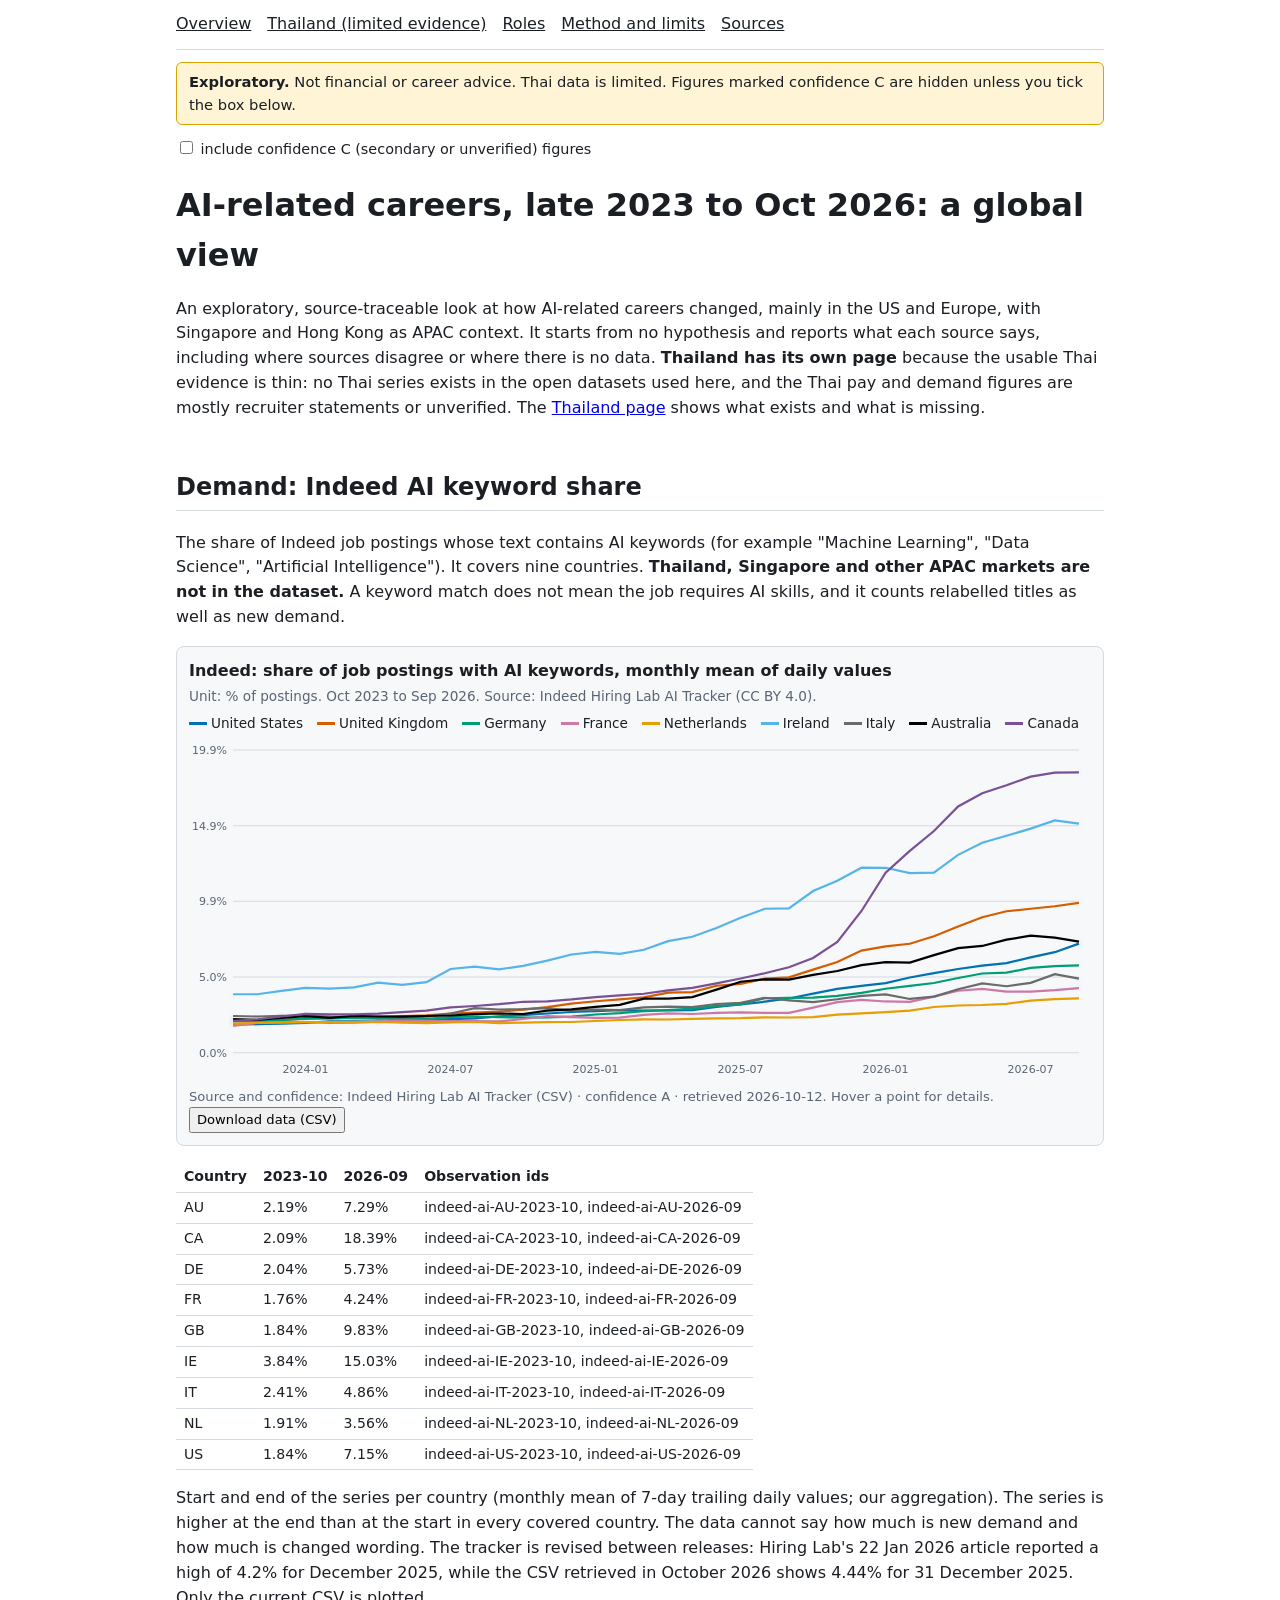
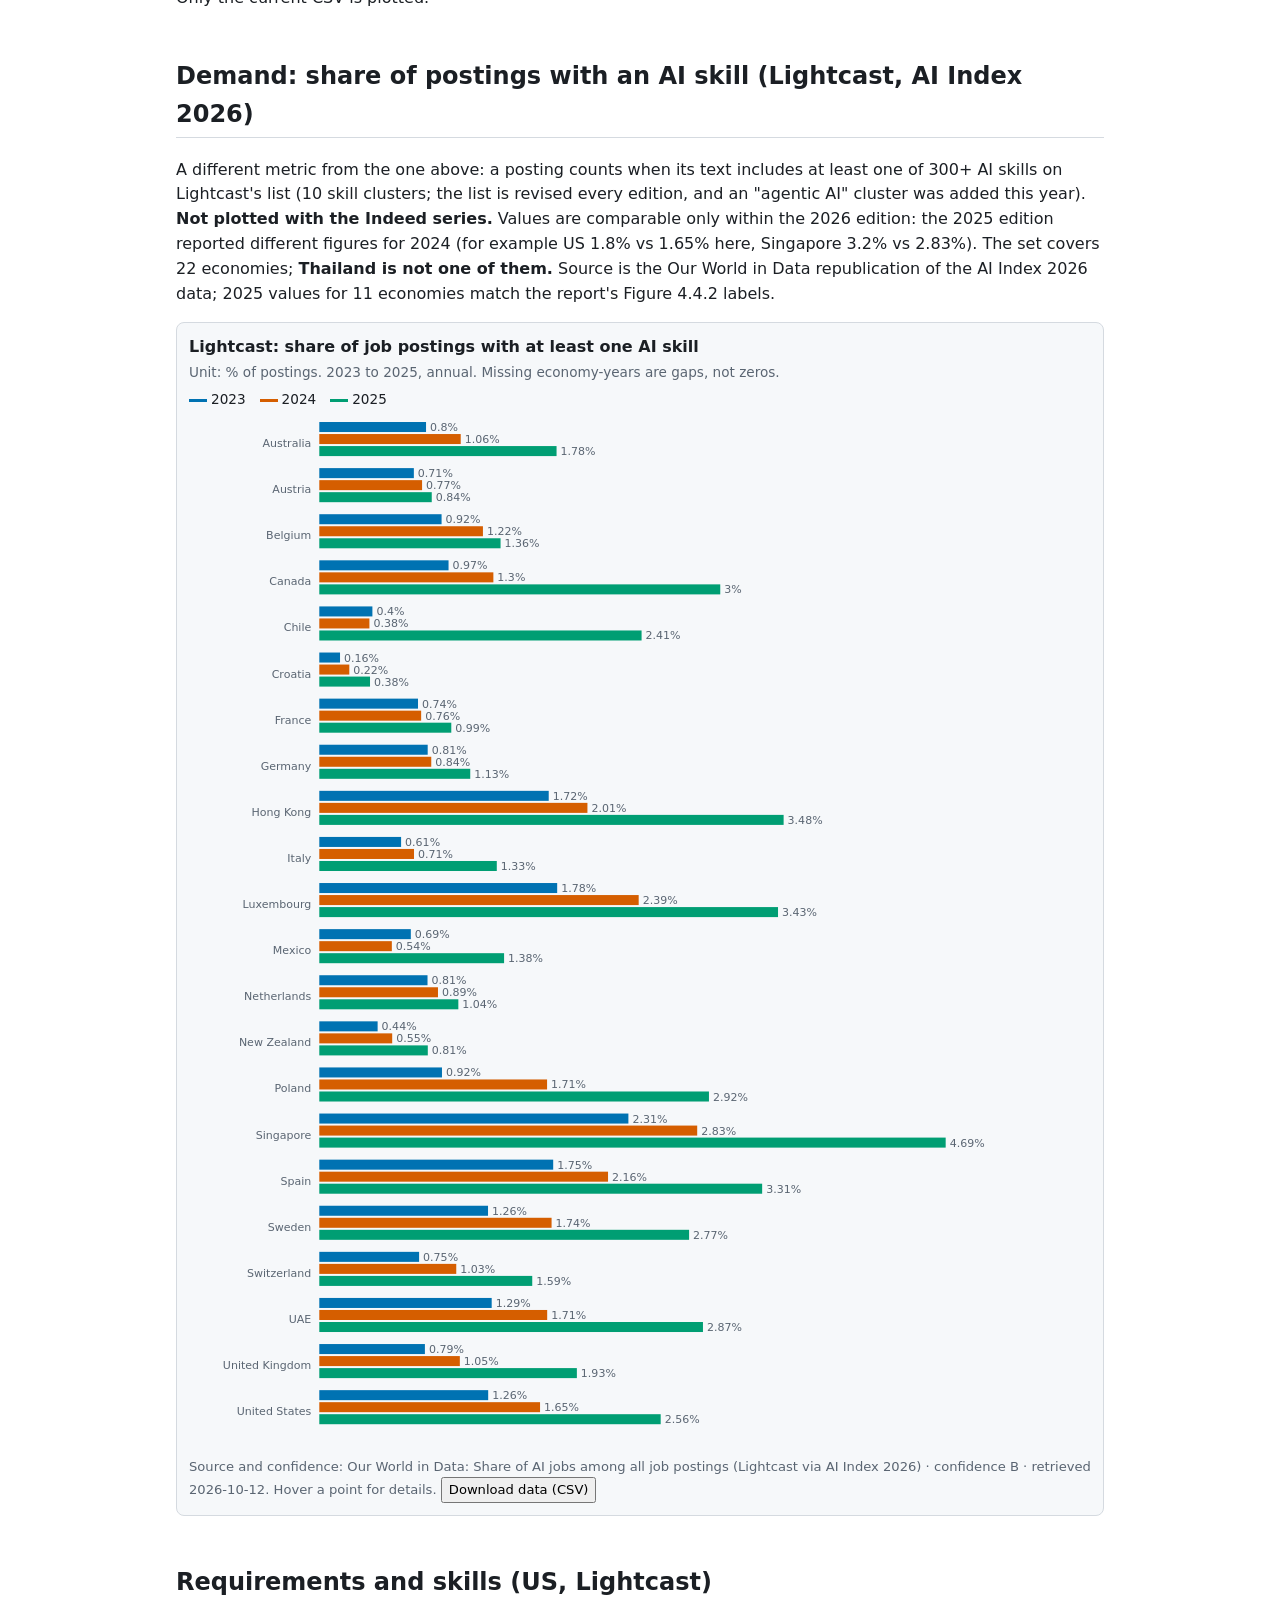
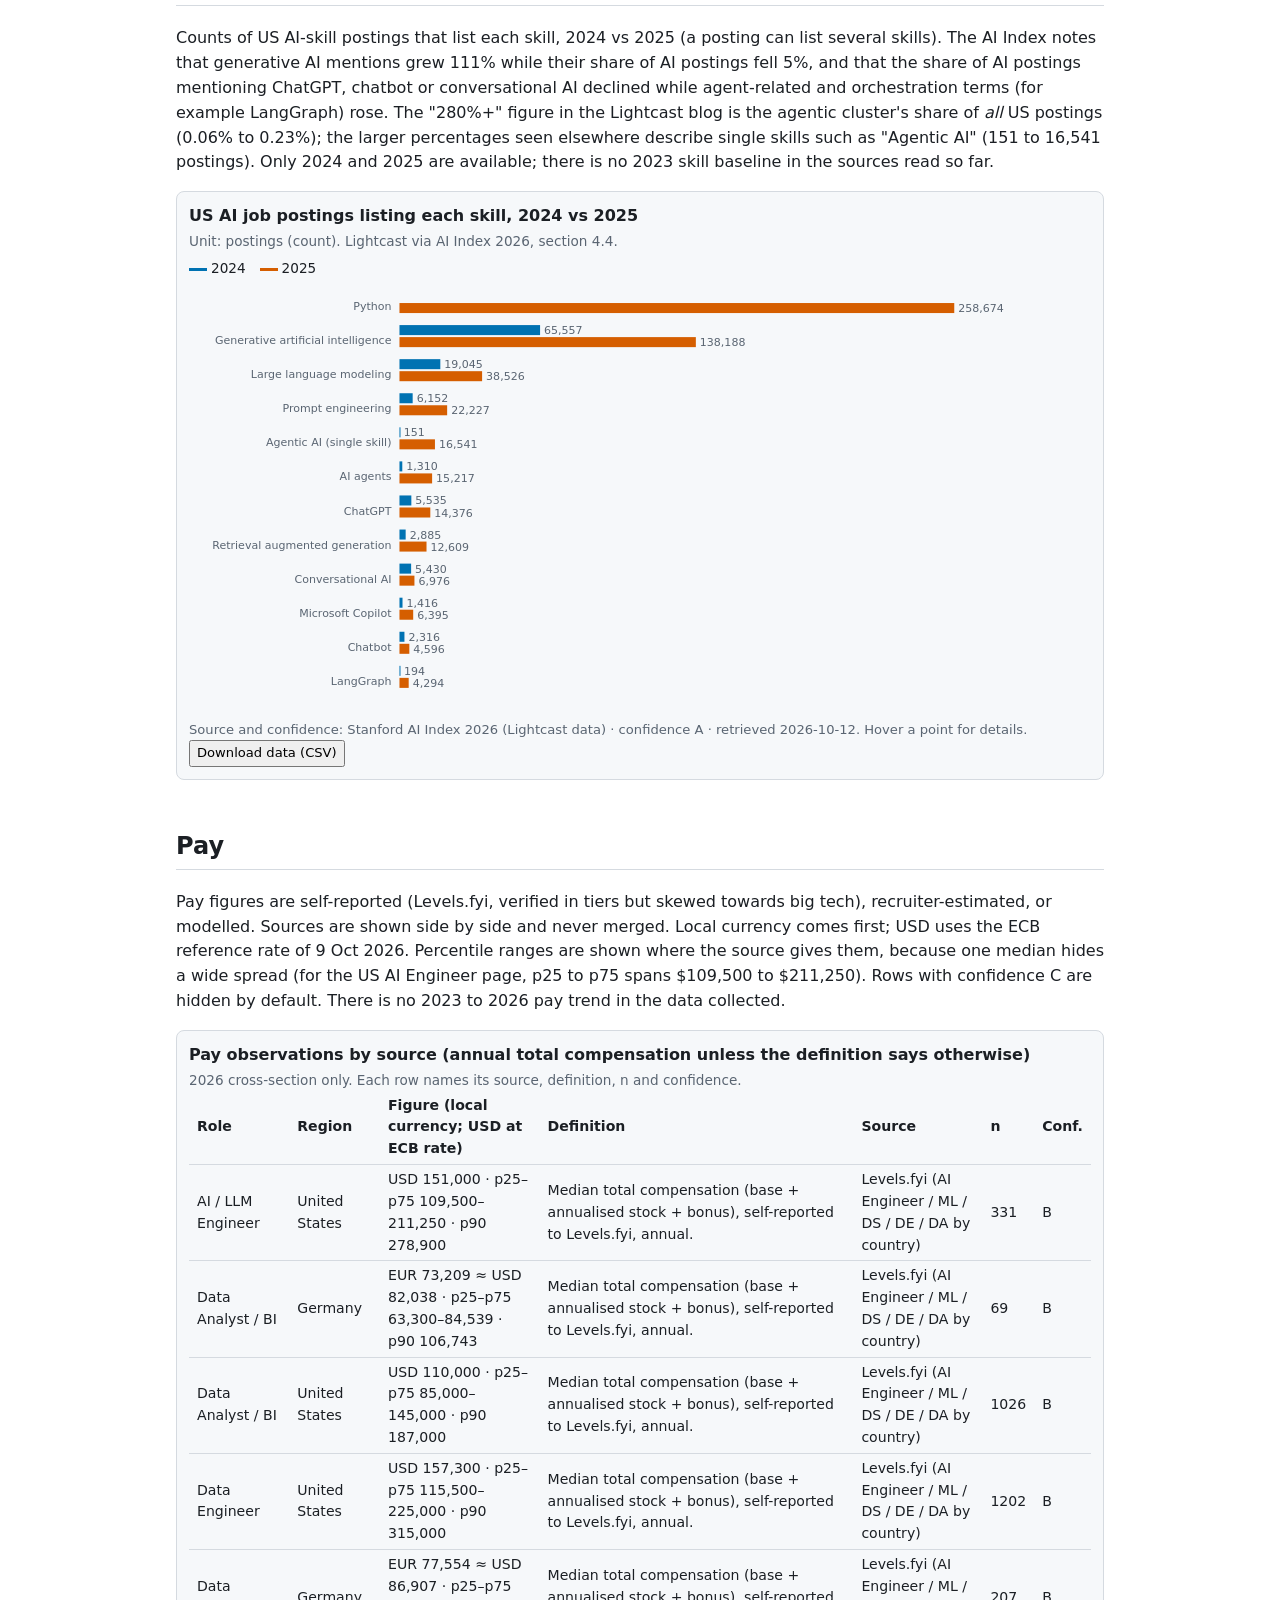
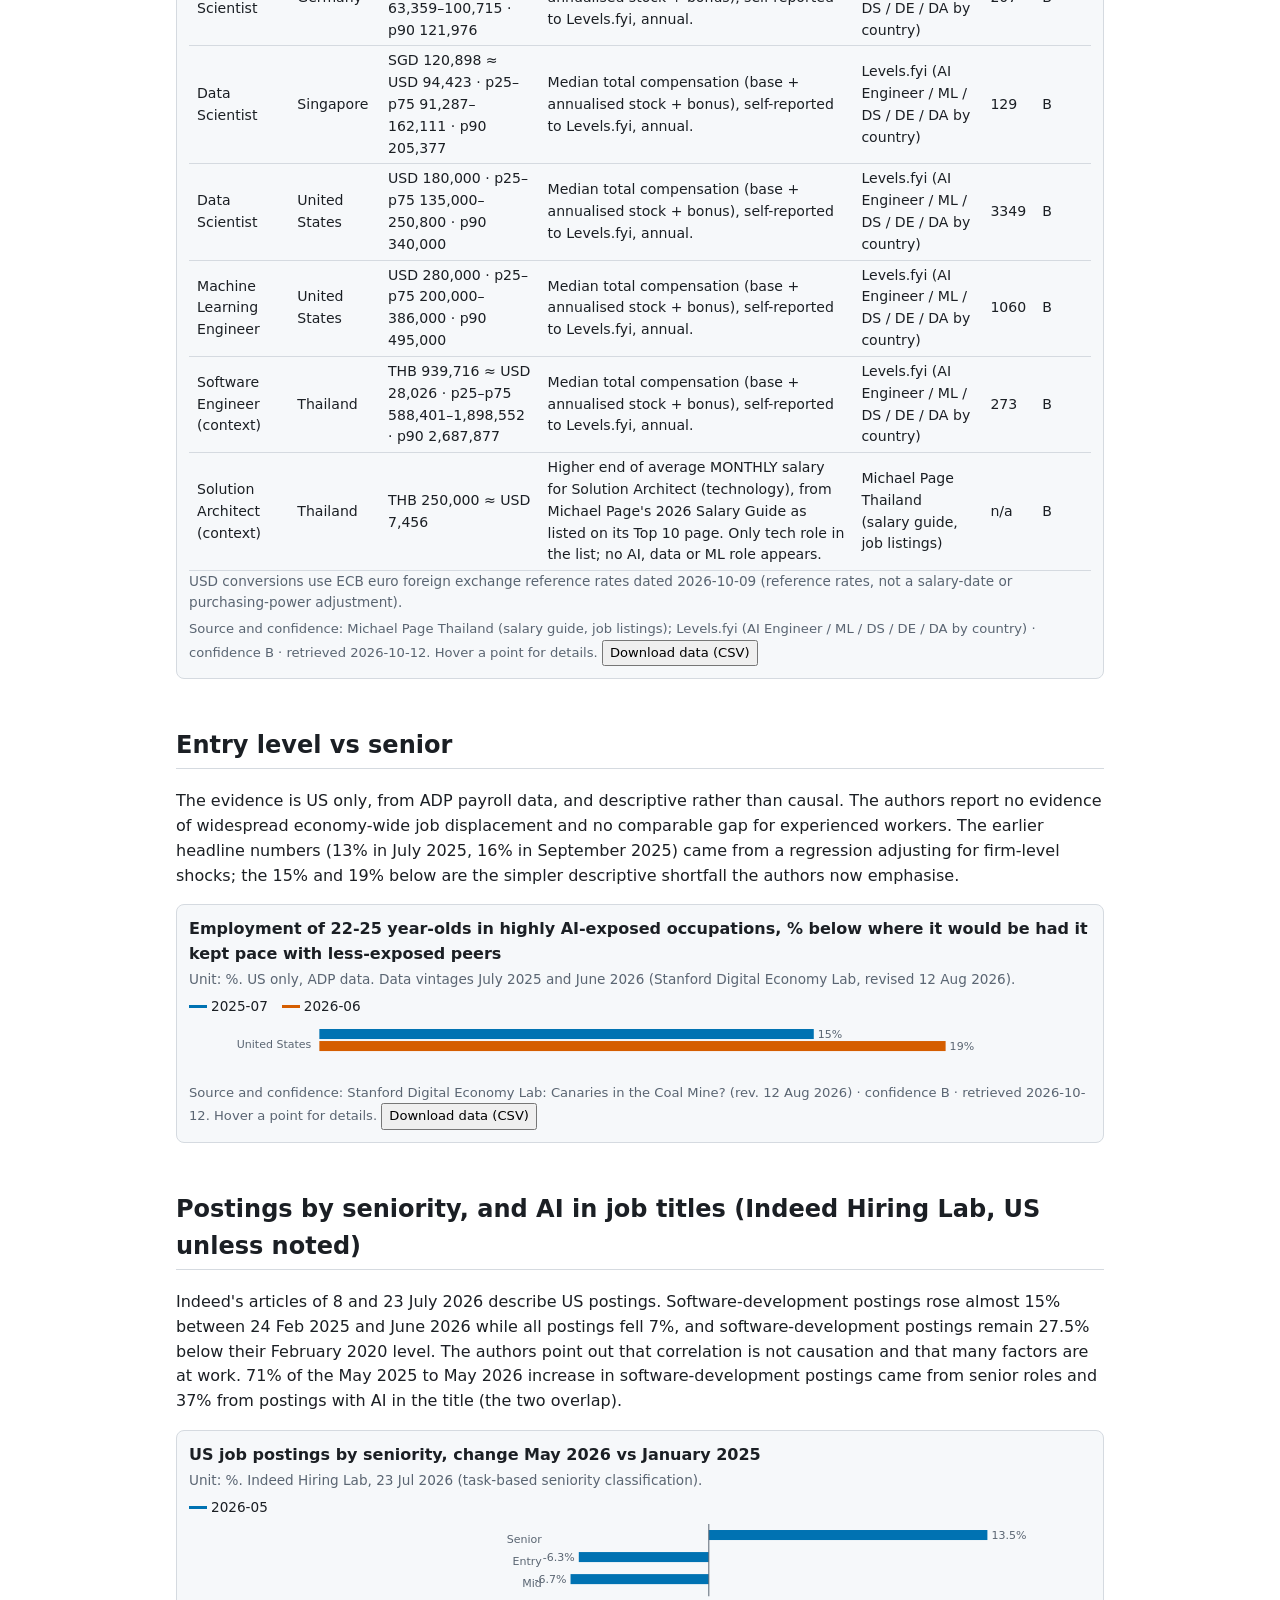
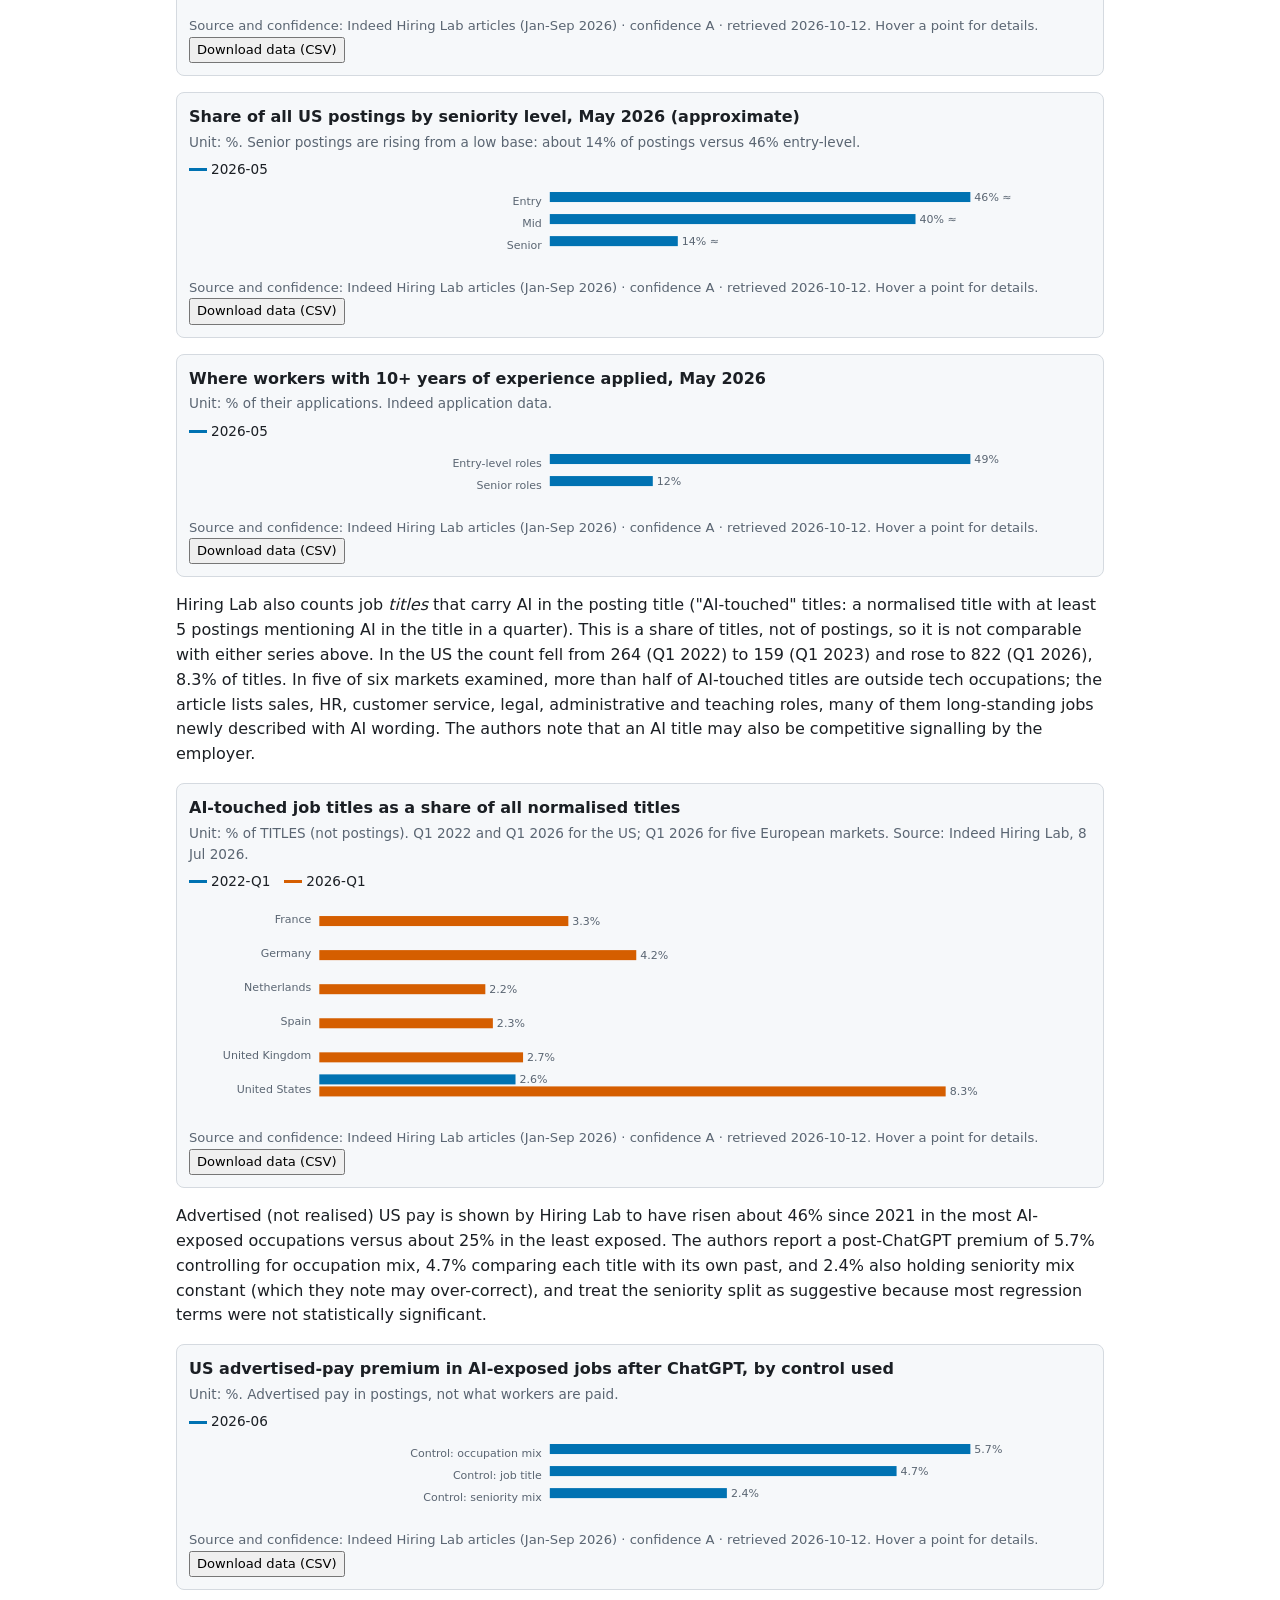
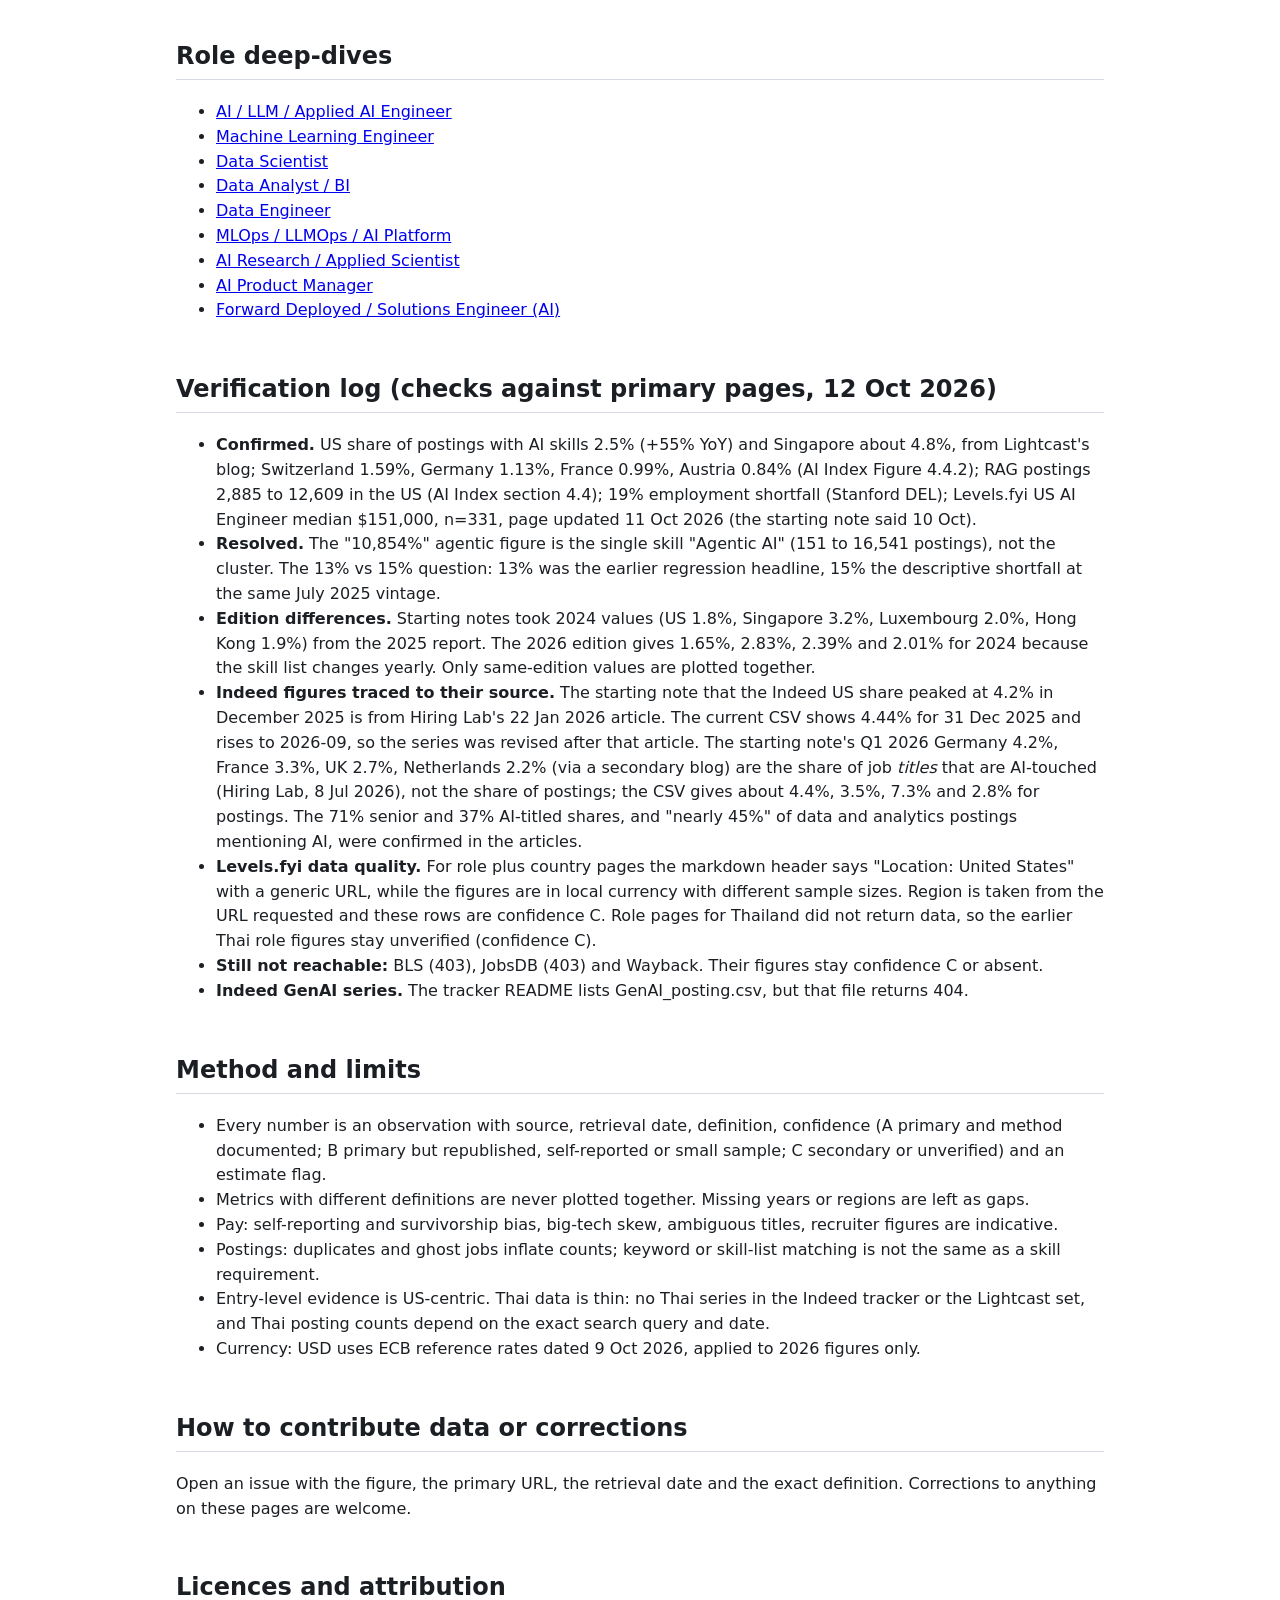
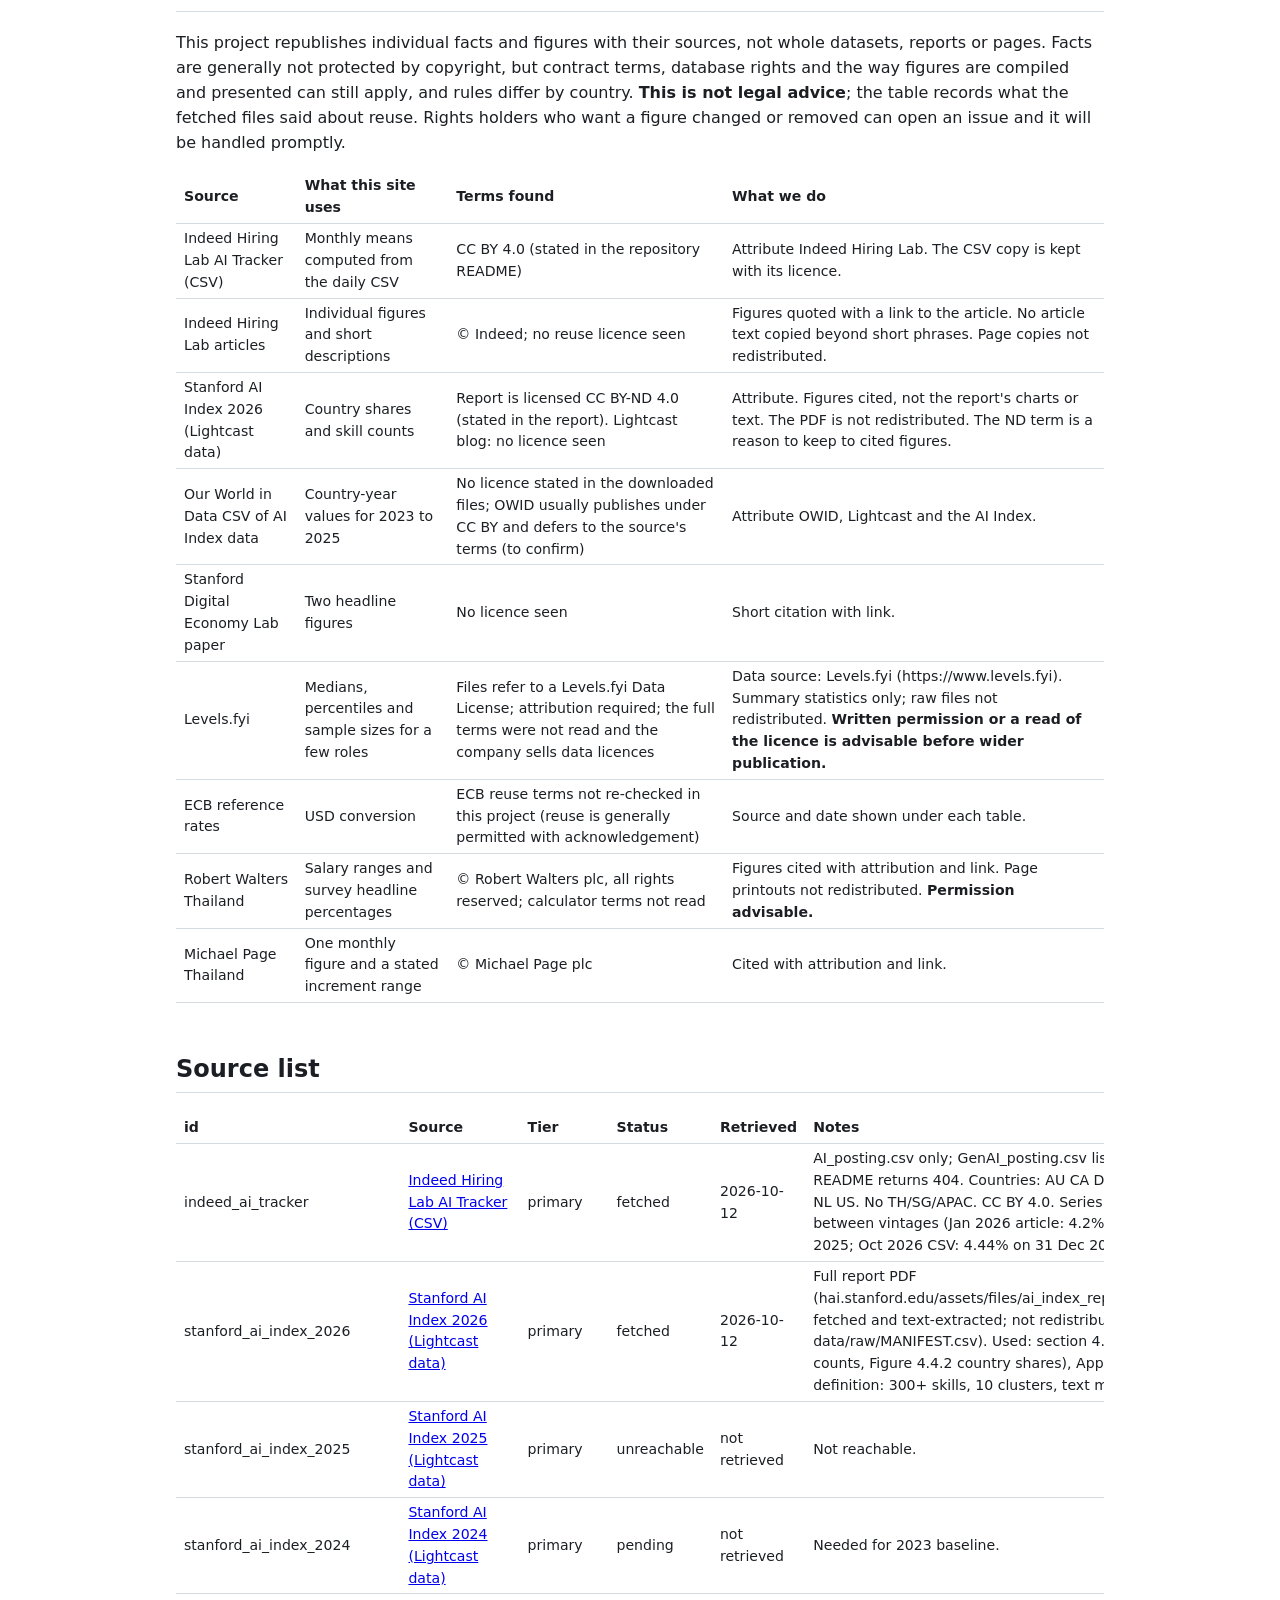
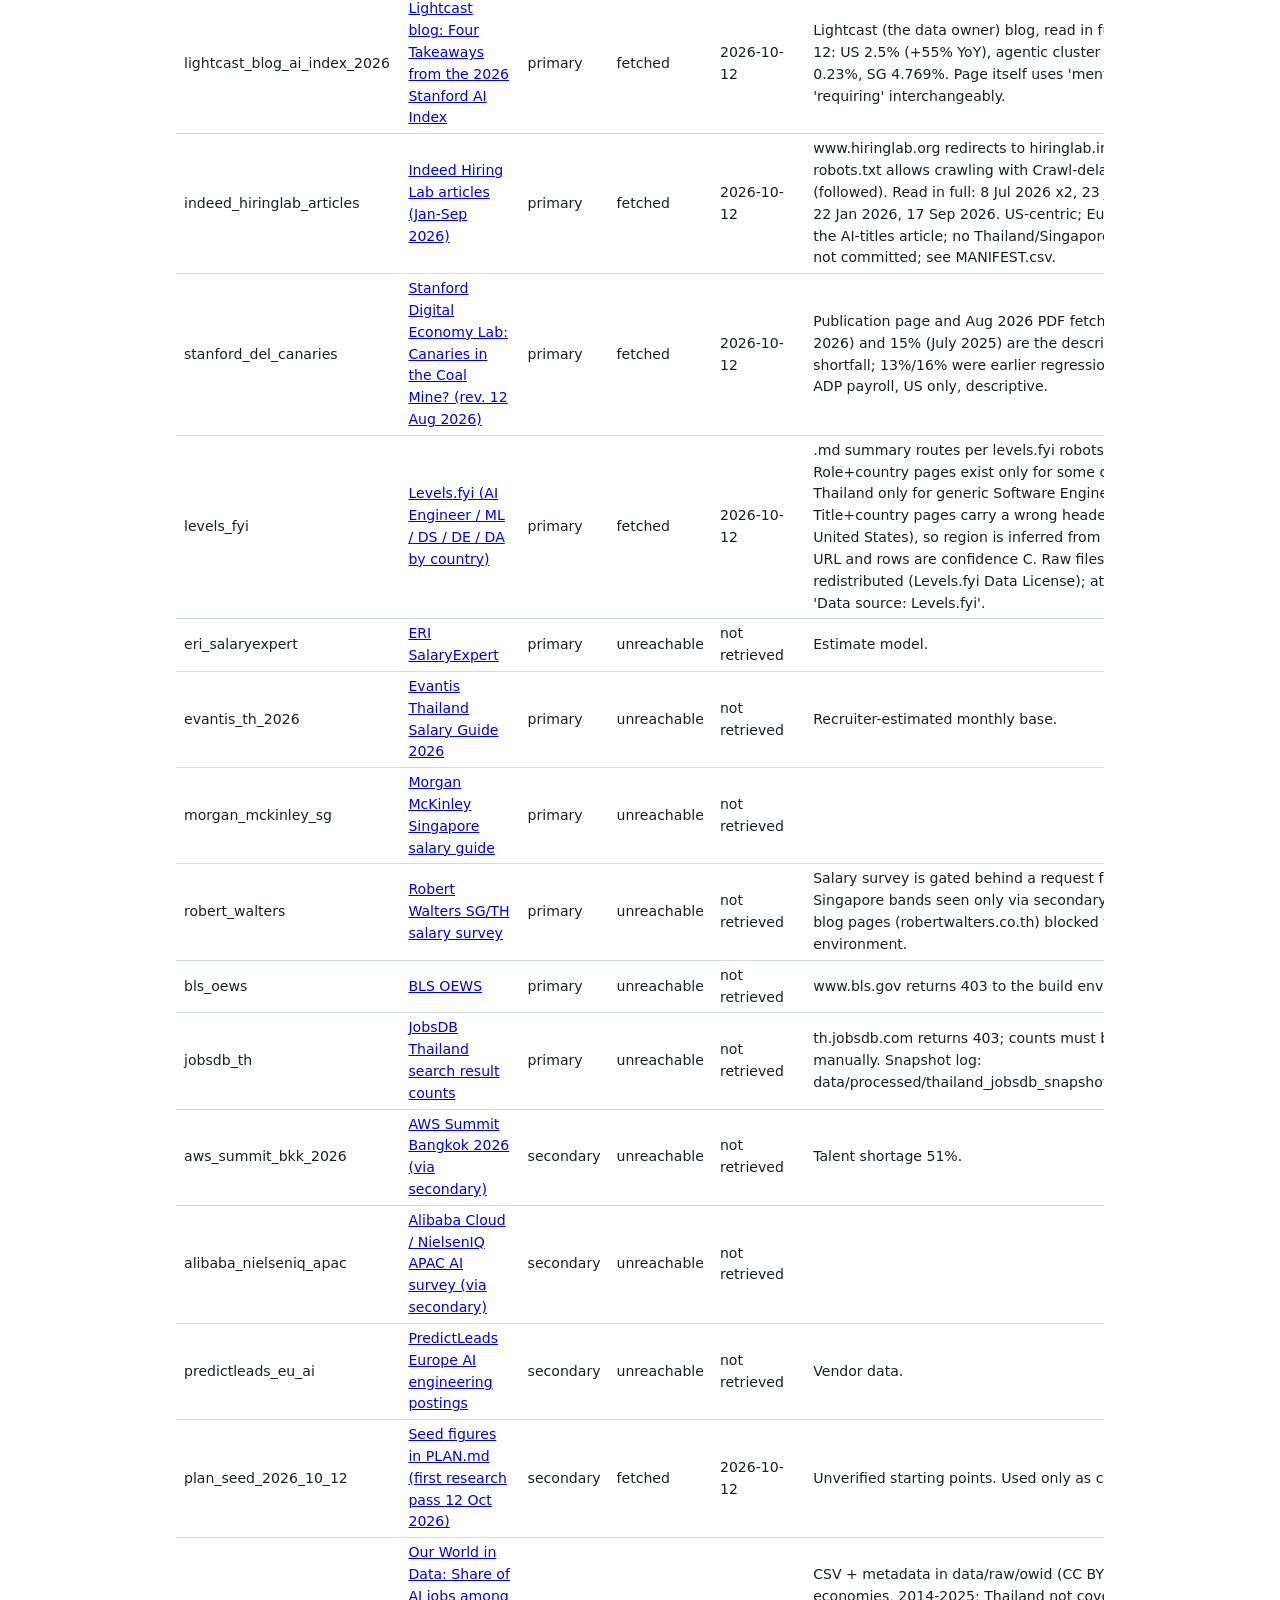
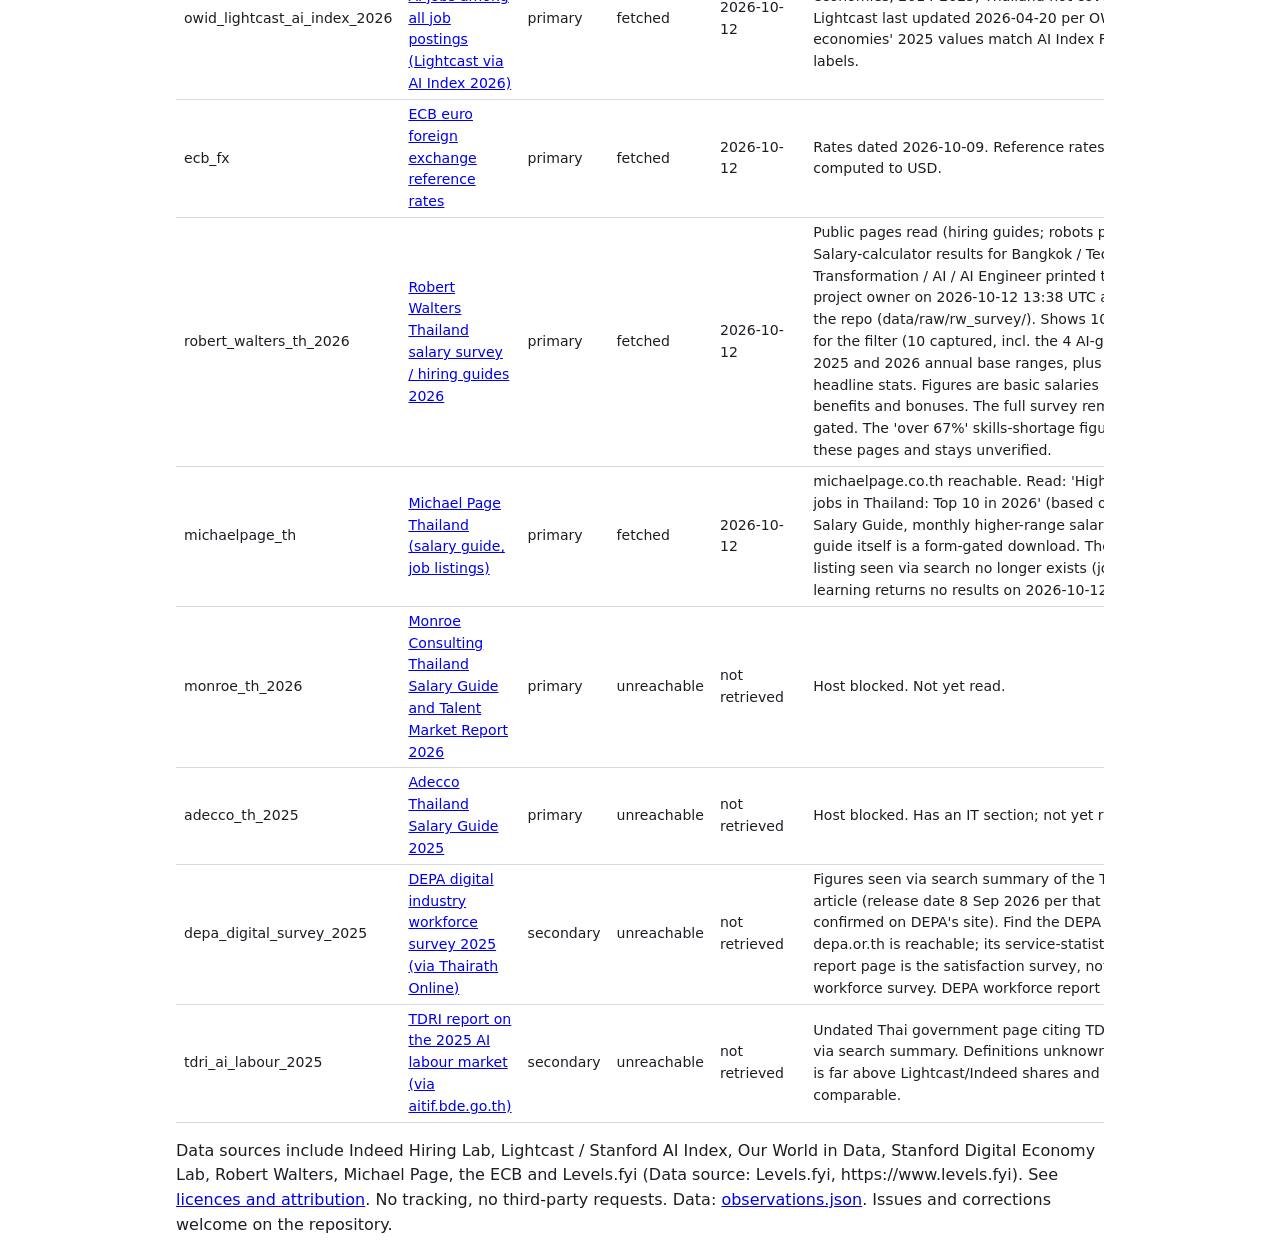
<file: site/index.html>
<!doctype html><html lang="en"><head><meta charset="utf-8"><meta name="viewport" content="width=device-width,initial-scale=1">
<title>Overview | AI careers EDA</title><link rel="stylesheet" href="style.css"></head><body>
<header><nav><a href="index.html">Overview</a><a href="thailand.html">Thailand (limited evidence)</a><a href="index.html#roles">Roles</a><a href="index.html#limits">Method and limits</a><a href="index.html#sources">Sources</a></nav><div class="banner"><strong>Exploratory.</strong> Not financial or career advice. Thai data is limited. Figures marked confidence C are hidden unless you tick the box below.</div><label class="ctl"><input type="checkbox" id="incl-c"> include confidence C (secondary or unverified) figures</label></header>
<main><h1>AI-related careers, late 2023 to Oct 2026: a global view</h1>
<p>An exploratory, source-traceable look at how AI-related careers changed, mainly in the US and Europe, with Singapore and Hong Kong as APAC context. It starts from no hypothesis and reports what each source says, including where sources disagree or where there is no data. <strong>Thailand has its own page</strong> because the usable Thai evidence is thin: no Thai series exists in the open datasets used here, and the Thai pay and demand figures are mostly recruiter statements or unverified. The <a href="thailand.html">Thailand page</a> shows what exists and what is missing.</p>
<h2>Demand: Indeed AI keyword share</h2>
<p>The share of Indeed job postings whose text contains AI keywords (for example "Machine Learning", "Data Science", "Artificial Intelligence"). It covers nine countries. <strong>Thailand, Singapore and other APAC markets are not in the dataset.</strong> A keyword match does not mean the job requires AI skills, and it counts relabelled titles as well as new demand.</p>
<div data-chart="timeseries" data-metric="ai_keyword_share" data-regions="US,GB,DE,FR,NL,IE,IT,AU,CA" data-title="Indeed: share of job postings with AI keywords, monthly mean of daily values" data-sub="Unit: % of postings. Oct 2023 to Sep 2026. Source: Indeed Hiring Lab AI Tracker (CC BY 4.0)." data-name="indeed_ai_keyword_share"></div>
<table><thead><tr><th>Country</th><th>2023-10</th><th>2026-09</th><th>Observation ids</th></tr></thead><tbody><tr><td>AU</td><td>2.19%</td><td>7.29%</td><td>indeed-ai-AU-2023-10, indeed-ai-AU-2026-09</td></tr><tr><td>CA</td><td>2.09%</td><td>18.39%</td><td>indeed-ai-CA-2023-10, indeed-ai-CA-2026-09</td></tr><tr><td>DE</td><td>2.04%</td><td>5.73%</td><td>indeed-ai-DE-2023-10, indeed-ai-DE-2026-09</td></tr><tr><td>FR</td><td>1.76%</td><td>4.24%</td><td>indeed-ai-FR-2023-10, indeed-ai-FR-2026-09</td></tr><tr><td>GB</td><td>1.84%</td><td>9.83%</td><td>indeed-ai-GB-2023-10, indeed-ai-GB-2026-09</td></tr><tr><td>IE</td><td>3.84%</td><td>15.03%</td><td>indeed-ai-IE-2023-10, indeed-ai-IE-2026-09</td></tr><tr><td>IT</td><td>2.41%</td><td>4.86%</td><td>indeed-ai-IT-2023-10, indeed-ai-IT-2026-09</td></tr><tr><td>NL</td><td>1.91%</td><td>3.56%</td><td>indeed-ai-NL-2023-10, indeed-ai-NL-2026-09</td></tr><tr><td>US</td><td>1.84%</td><td>7.15%</td><td>indeed-ai-US-2023-10, indeed-ai-US-2026-09</td></tr></tbody></table>
<p class="sub">Start and end of the series per country (monthly mean of 7-day trailing daily values; our aggregation). The series is higher at the end than at the start in every covered country. The data cannot say how much is new demand and how much is changed wording. The tracker is revised between releases: Hiring Lab's 22 Jan 2026 article reported a high of 4.2% for December 2025, while the CSV retrieved in October 2026 shows 4.44% for 31 December 2025. Only the current CSV is plotted.</p>
<h2>Demand: share of postings with an AI skill (Lightcast, AI Index 2026)</h2>
<p>A different metric from the one above: a posting counts when its text includes at least one of 300+ AI skills on Lightcast's list (10 skill clusters; the list is revised every edition, and an "agentic AI" cluster was added this year). <strong>Not plotted with the Indeed series.</strong> Values are comparable only within the 2026 edition: the 2025 edition reported different figures for 2024 (for example US 1.8% vs 1.65% here, Singapore 3.2% vs 2.83%). The set covers 22 economies; <strong>Thailand is not one of them.</strong> Source is the Our World in Data republication of the AI Index 2026 data; 2025 values for 11 economies match the report's Figure 4.4.2 labels.</p>
<div data-chart="bars" data-metric="ai_skill_share" data-title="Lightcast: share of job postings with at least one AI skill" data-sub="Unit: % of postings. 2023 to 2025, annual. Missing economy-years are gaps, not zeros." data-name="lightcast_ai_skill_share"></div>
<h2>Requirements and skills (US, Lightcast)</h2>
<p>Counts of US AI-skill postings that list each skill, 2024 vs 2025 (a posting can list several skills). The AI Index notes that generative AI mentions grew 111% while their share of AI postings fell 5%, and that the share of AI postings mentioning ChatGPT, chatbot or conversational AI declined while agent-related and orchestration terms (for example LangGraph) rose. The "280%+" figure in the Lightcast blog is the agentic cluster's share of <em>all</em> US postings (0.06% to 0.23%); the larger percentages seen elsewhere describe single skills such as "Agentic AI" (151 to 16,541 postings). Only 2024 and 2025 are available; there is no 2023 skill baseline in the sources read so far.</p>
<div data-chart="bars" data-metric="ai_skill_postings_count" data-group="skill" data-title="US AI job postings listing each skill, 2024 vs 2025" data-sub="Unit: postings (count). Lightcast via AI Index 2026, section 4.4." data-name="us_ai_skill_counts"></div>
<h2 id="pay">Pay</h2>
<p>Pay figures are self-reported (Levels.fyi, verified in tiers but skewed towards big tech), recruiter-estimated, or modelled. Sources are shown side by side and never merged. Local currency comes first; USD uses the ECB reference rate of 9 Oct 2026. Percentile ranges are shown where the source gives them, because one median hides a wide spread (for the US AI Engineer page, p25 to p75 spans $109,500 to $211,250). Rows with confidence C are hidden by default. There is no 2023 to 2026 pay trend in the data collected.</p>
<div data-chart="pay" data-title="Pay observations by source (annual total compensation unless the definition says otherwise)" data-sub="2026 cross-section only. Each row names its source, definition, n and confidence." data-name="pay_all"></div>
<h2 id="entry">Entry level vs senior</h2>
<p>The evidence is US only, from ADP payroll data, and descriptive rather than causal. The authors report no evidence of widespread economy-wide job displacement and no comparable gap for experienced workers. The earlier headline numbers (13% in July 2025, 16% in September 2025) came from a regression adjusting for firm-level shocks; the 15% and 19% below are the simpler descriptive shortfall the authors now emphasise.</p>
<div data-chart="bars" data-metric="employment_shortfall_age22_25" data-title="Employment of 22-25 year-olds in highly AI-exposed occupations, % below where it would be had it kept pace with less-exposed peers" data-sub="Unit: %. US only, ADP data. Data vintages July 2025 and June 2026 (Stanford Digital Economy Lab, revised 12 Aug 2026)." data-name="entry_level"></div>
<h2>Postings by seniority, and AI in job titles (Indeed Hiring Lab, US unless noted)</h2>
<p>Indeed's articles of 8 and 23 July 2026 describe US postings. Software-development postings rose almost 15% between 24 Feb 2025 and June 2026 while all postings fell 7%, and software-development postings remain 27.5% below their February 2020 level. The authors point out that correlation is not causation and that many factors are at work. 71% of the May 2025 to May 2026 increase in software-development postings came from senior roles and 37% from postings with AI in the title (the two overlap).</p>
<div data-chart="bars" data-metric="postings_change_vs_2025_01" data-group="segment" data-title="US job postings by seniority, change May 2026 vs January 2025" data-sub="Unit: %. Indeed Hiring Lab, 23 Jul 2026 (task-based seniority classification)." data-name="postings_by_seniority"></div>
<div data-chart="bars" data-metric="share_of_postings_by_seniority" data-group="segment" data-title="Share of all US postings by seniority level, May 2026 (approximate)" data-sub="Unit: %. Senior postings are rising from a low base: about 14% of postings versus 46% entry-level." data-name="posting_share_seniority"></div>
<div data-chart="bars" data-metric="share_of_applications_by_level" data-group="segment" data-title="Where workers with 10+ years of experience applied, May 2026" data-sub="Unit: % of their applications. Indeed application data." data-name="applications_10y"></div>
<p>Hiring Lab also counts job <em>titles</em> that carry AI in the posting title ("AI-touched" titles: a normalised title with at least 5 postings mentioning AI in the title in a quarter). This is a share of titles, not of postings, so it is not comparable with either series above. In the US the count fell from 264 (Q1 2022) to 159 (Q1 2023) and rose to 822 (Q1 2026), 8.3% of titles. In five of six markets examined, more than half of AI-touched titles are outside tech occupations; the article lists sales, HR, customer service, legal, administrative and teaching roles, many of them long-standing jobs newly described with AI wording. The authors note that an AI title may also be competitive signalling by the employer.</p>
<div data-chart="bars" data-metric="ai_touched_title_share" data-title="AI-touched job titles as a share of all normalised titles" data-sub="Unit: % of TITLES (not postings). Q1 2022 and Q1 2026 for the US; Q1 2026 for five European markets. Source: Indeed Hiring Lab, 8 Jul 2026." data-name="ai_title_share"></div>
<p>Advertised (not realised) US pay is shown by Hiring Lab to have risen about 46% since 2021 in the most AI-exposed occupations versus about 25% in the least exposed. The authors report a post-ChatGPT premium of 5.7% controlling for occupation mix, 4.7% comparing each title with its own past, and 2.4% also holding seniority mix constant (which they note may over-correct), and treat the seniority split as suggestive because most regression terms were not statistically significant.</p>
<div data-chart="bars" data-metric="advertised_pay_premium_post_chatgpt" data-group="segment" data-title="US advertised-pay premium in AI-exposed jobs after ChatGPT, by control used" data-sub="Unit: %. Advertised pay in postings, not what workers are paid." data-name="advertised_pay_premium"></div>
<h2 id="roles">Role deep-dives</h2><ul><li><a href="roles/ai-engineer.html">AI / LLM / Applied AI Engineer</a></li><li><a href="roles/ml-engineer.html">Machine Learning Engineer</a></li><li><a href="roles/data-scientist.html">Data Scientist</a></li><li><a href="roles/data-analyst.html">Data Analyst / BI</a></li><li><a href="roles/data-engineer.html">Data Engineer</a></li><li><a href="roles/mlops.html">MLOps / LLMOps / AI Platform</a></li><li><a href="roles/ai-research.html">AI Research / Applied Scientist</a></li><li><a href="roles/ai-pm.html">AI Product Manager</a></li><li><a href="roles/forward-deployed.html">Forward Deployed / Solutions Engineer (AI)</a></li></ul>
<h2 id="verification">Verification log (checks against primary pages, 12 Oct 2026)</h2>
<ul>
<li><strong>Confirmed.</strong> US share of postings with AI skills 2.5% (+55% YoY) and Singapore about 4.8%, from Lightcast's blog; Switzerland 1.59%, Germany 1.13%, France 0.99%, Austria 0.84% (AI Index Figure 4.4.2); RAG postings 2,885 to 12,609 in the US (AI Index section 4.4); 19% employment shortfall (Stanford DEL); Levels.fyi US AI Engineer median $151,000, n=331, page updated 11 Oct 2026 (the starting note said 10 Oct).</li>
<li><strong>Resolved.</strong> The "10,854%" agentic figure is the single skill "Agentic AI" (151 to 16,541 postings), not the cluster. The 13% vs 15% question: 13% was the earlier regression headline, 15% the descriptive shortfall at the same July 2025 vintage.</li>
<li><strong>Edition differences.</strong> Starting notes took 2024 values (US 1.8%, Singapore 3.2%, Luxembourg 2.0%, Hong Kong 1.9%) from the 2025 report. The 2026 edition gives 1.65%, 2.83%, 2.39% and 2.01% for 2024 because the skill list changes yearly. Only same-edition values are plotted together.</li>
<li><strong>Indeed figures traced to their source.</strong> The starting note that the Indeed US share peaked at 4.2% in December 2025 is from Hiring Lab's 22 Jan 2026 article. The current CSV shows 4.44% for 31 Dec 2025 and rises to 2026-09, so the series was revised after that article. The starting note's Q1 2026 Germany 4.2%, France 3.3%, UK 2.7%, Netherlands 2.2% (via a secondary blog) are the share of job <em>titles</em> that are AI-touched (Hiring Lab, 8 Jul 2026), not the share of postings; the CSV gives about 4.4%, 3.5%, 7.3% and 2.8% for postings. The 71% senior and 37% AI-titled shares, and "nearly 45%" of data and analytics postings mentioning AI, were confirmed in the articles.</li>
<li><strong>Levels.fyi data quality.</strong> For role plus country pages the markdown header says "Location: United States" with a generic URL, while the figures are in local currency with different sample sizes. Region is taken from the URL requested and these rows are confidence C. Role pages for Thailand did not return data, so the earlier Thai role figures stay unverified (confidence C).</li>
<li><strong>Still not reachable:</strong> BLS (403), JobsDB (403) and Wayback. Their figures stay confidence C or absent.</li>
<li><strong>Indeed GenAI series.</strong> The tracker README lists GenAI_posting.csv, but that file returns 404.</li>
</ul>
<h2 id="limits">Method and limits</h2>
<ul>
<li>Every number is an observation with source, retrieval date, definition, confidence (A primary and method documented; B primary but republished, self-reported or small sample; C secondary or unverified) and an estimate flag.</li>
<li>Metrics with different definitions are never plotted together. Missing years or regions are left as gaps.</li>
<li>Pay: self-reporting and survivorship bias, big-tech skew, ambiguous titles, recruiter figures are indicative.</li>
<li>Postings: duplicates and ghost jobs inflate counts; keyword or skill-list matching is not the same as a skill requirement.</li>
<li>Entry-level evidence is US-centric. Thai data is thin: no Thai series in the Indeed tracker or the Lightcast set, and Thai posting counts depend on the exact search query and date.</li>
<li>Currency: USD uses ECB reference rates dated 9 Oct 2026, applied to 2026 figures only.</li>
</ul>
<h2>How to contribute data or corrections</h2>
<p>Open an issue with the figure, the primary URL, the retrieval date and the exact definition. Corrections to anything on these pages are welcome.</p>
<h2 id="licences">Licences and attribution</h2>
<p>This project republishes individual facts and figures with their sources, not whole datasets, reports or pages. Facts are generally not protected by copyright, but contract terms, database rights and the way figures are compiled and presented can still apply, and rules differ by country. <strong>This is not legal advice</strong>; the table records what the fetched files said about reuse. Rights holders who want a figure changed or removed can open an issue and it will be handled promptly.</p>
<table><thead><tr><th>Source</th><th>What this site uses</th><th>Terms found</th><th>What we do</th></tr></thead><tbody><tr><td>Indeed Hiring Lab AI Tracker (CSV)</td><td>Monthly means computed from the daily CSV</td><td>CC BY 4.0 (stated in the repository README)</td><td>Attribute Indeed Hiring Lab. The CSV copy is kept with its licence.</td></tr><tr><td>Indeed Hiring Lab articles</td><td>Individual figures and short descriptions</td><td>&copy; Indeed; no reuse licence seen</td><td>Figures quoted with a link to the article. No article text copied beyond short phrases. Page copies not redistributed.</td></tr><tr><td>Stanford AI Index 2026 (Lightcast data)</td><td>Country shares and skill counts</td><td>Report is licensed CC BY-ND 4.0 (stated in the report). Lightcast blog: no licence seen</td><td>Attribute. Figures cited, not the report's charts or text. The PDF is not redistributed. The ND term is a reason to keep to cited figures.</td></tr><tr><td>Our World in Data CSV of AI Index data</td><td>Country-year values for 2023 to 2025</td><td>No licence stated in the downloaded files; OWID usually publishes under CC BY and defers to the source's terms (to confirm)</td><td>Attribute OWID, Lightcast and the AI Index.</td></tr><tr><td>Stanford Digital Economy Lab paper</td><td>Two headline figures</td><td>No licence seen</td><td>Short citation with link.</td></tr><tr><td>Levels.fyi</td><td>Medians, percentiles and sample sizes for a few roles</td><td>Files refer to a Levels.fyi Data License; attribution required; the full terms were not read and the company sells data licences</td><td>Data source: Levels.fyi (https://www.levels.fyi). Summary statistics only; raw files not redistributed. <strong>Written permission or a read of the licence is advisable before wider publication.</strong></td></tr><tr><td>ECB reference rates</td><td>USD conversion</td><td>ECB reuse terms not re-checked in this project (reuse is generally permitted with acknowledgement)</td><td>Source and date shown under each table.</td></tr><tr><td>Robert Walters Thailand</td><td>Salary ranges and survey headline percentages</td><td>&copy; Robert Walters plc, all rights reserved; calculator terms not read</td><td>Figures cited with attribution and link. Page printouts not redistributed. <strong>Permission advisable.</strong></td></tr><tr><td>Michael Page Thailand</td><td>One monthly figure and a stated increment range</td><td>&copy; Michael Page plc</td><td>Cited with attribution and link.</td></tr></tbody></table>
<h2 id="sources">Source list</h2><div data-chart="sources" ></div></main><footer><p class="sub">Data sources include Indeed Hiring Lab, Lightcast / Stanford AI Index, Our World in Data, Stanford Digital Economy Lab, Robert Walters, Michael Page, the ECB and Levels.fyi (Data source: Levels.fyi, https://www.levels.fyi). See <a href="index.html#licences">licences and attribution</a>. No tracking, no third-party requests. Data: <a href="data/observations.json">observations.json</a>. Issues and corrections welcome on the repository.</p></footer>
<script src="app.js"></script></body></html>
</file>
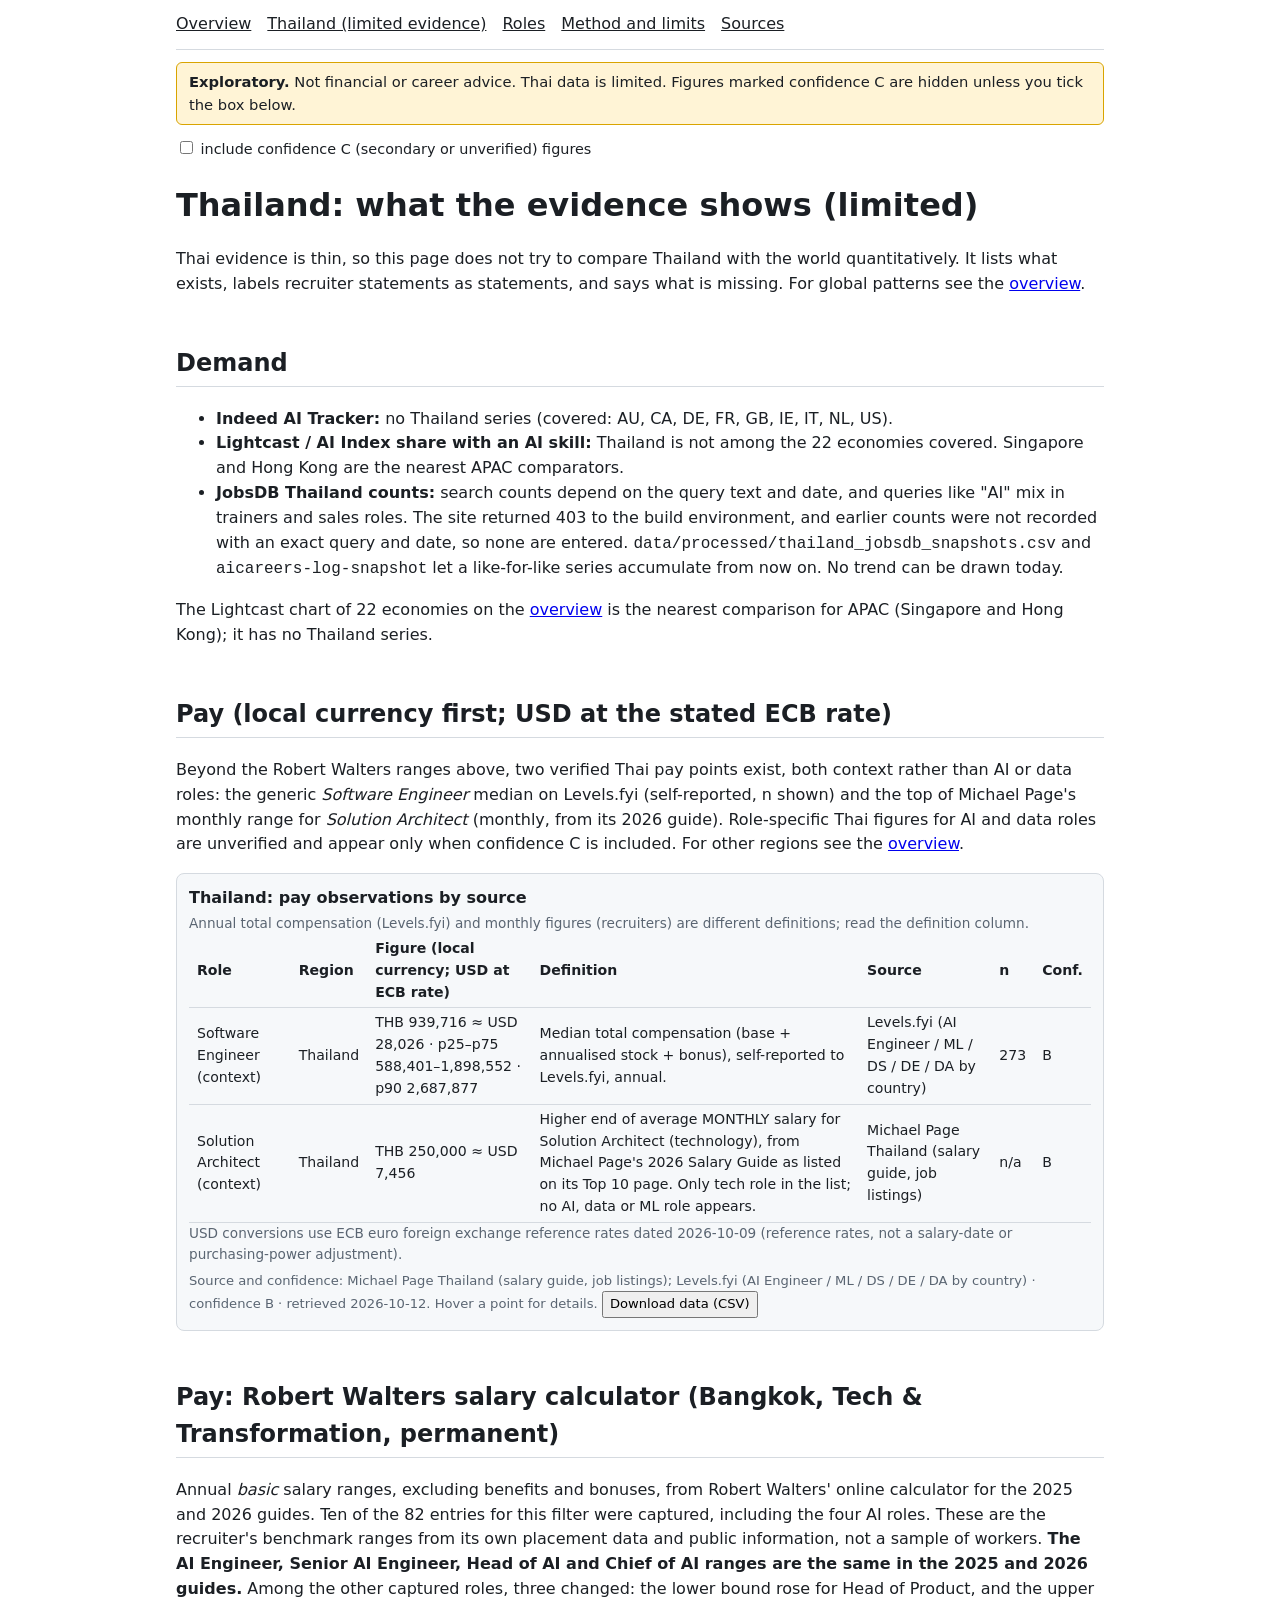
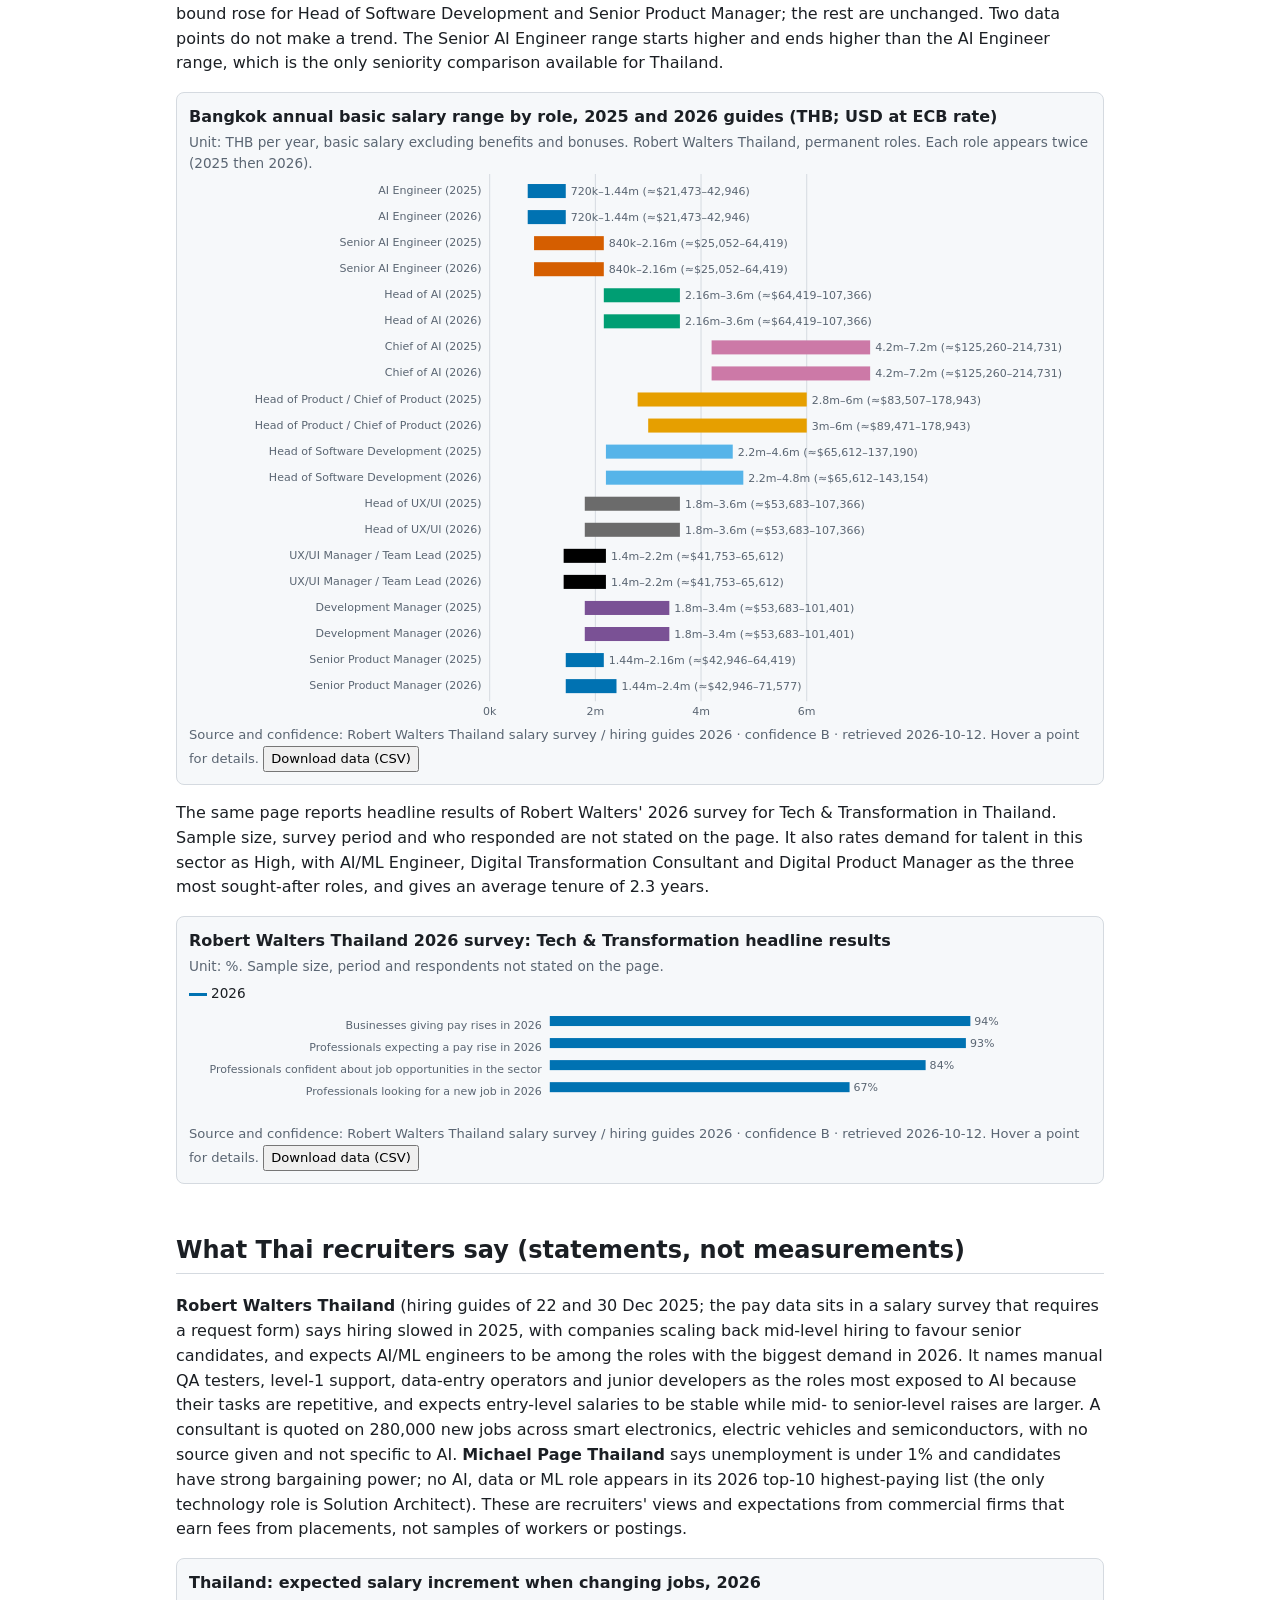
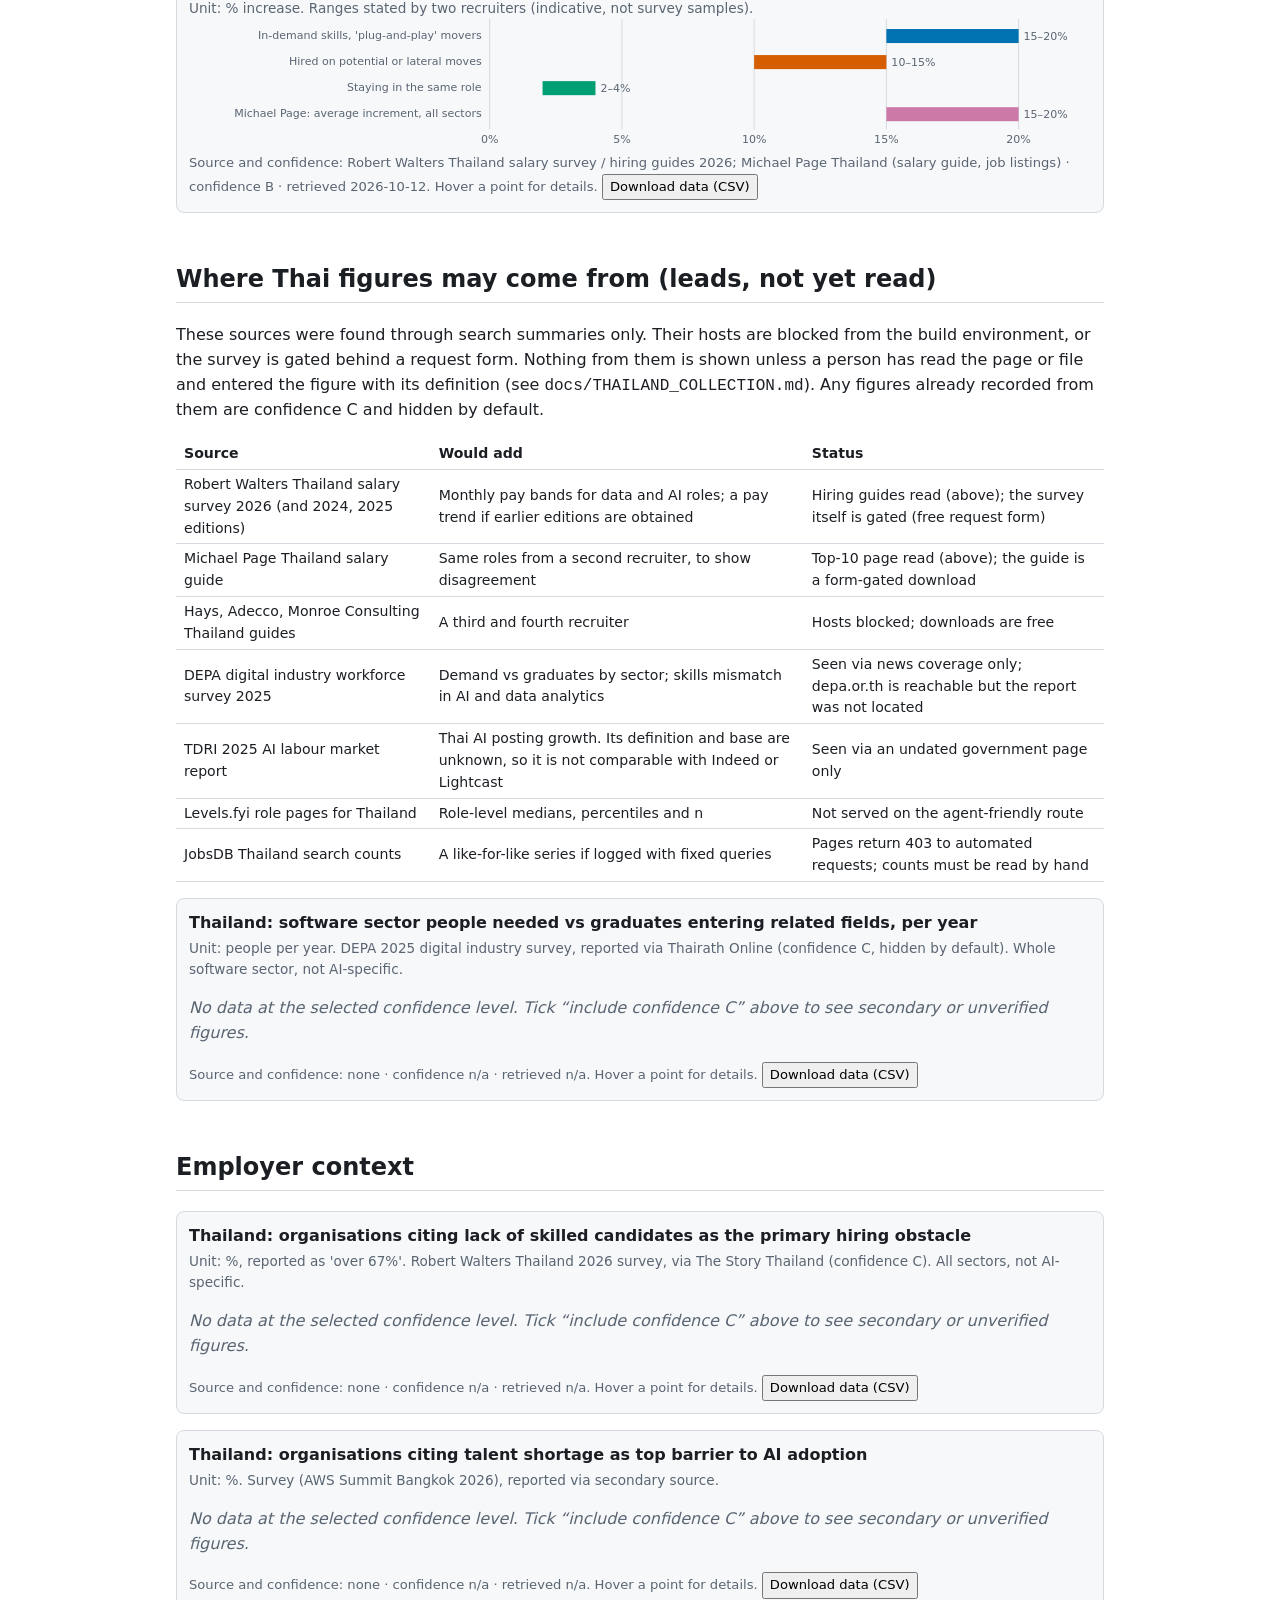
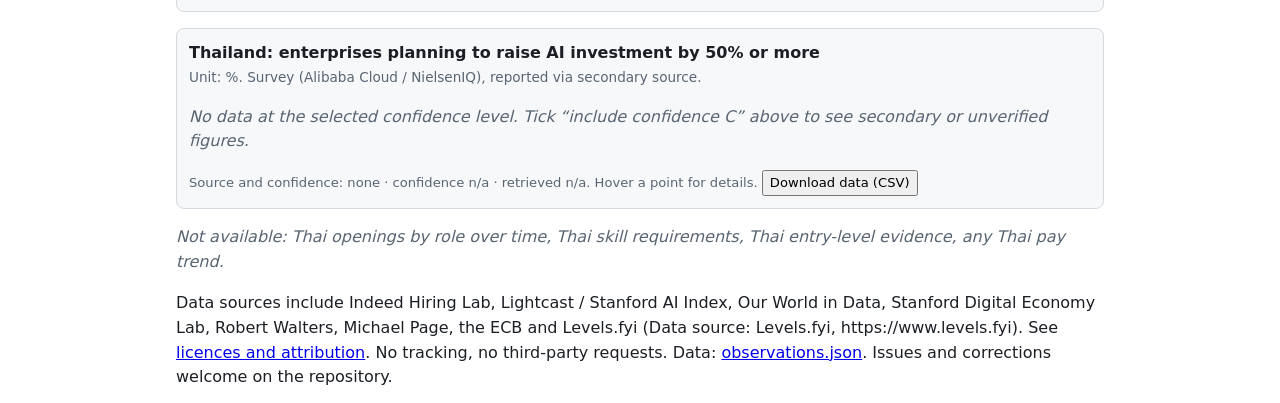
<file: site/thailand.html>
<!doctype html><html lang="en"><head><meta charset="utf-8"><meta name="viewport" content="width=device-width,initial-scale=1">
<title>Thailand vs world | AI careers EDA</title><link rel="stylesheet" href="style.css"></head><body>
<header><nav><a href="index.html">Overview</a><a href="thailand.html">Thailand (limited evidence)</a><a href="index.html#roles">Roles</a><a href="index.html#limits">Method and limits</a><a href="index.html#sources">Sources</a></nav><div class="banner"><strong>Exploratory.</strong> Not financial or career advice. Thai data is limited. Figures marked confidence C are hidden unless you tick the box below.</div><label class="ctl"><input type="checkbox" id="incl-c"> include confidence C (secondary or unverified) figures</label></header>
<main><h1>Thailand: what the evidence shows (limited)</h1>
<p>Thai evidence is thin, so this page does not try to compare Thailand with the world quantitatively. It lists what exists, labels recruiter statements as statements, and says what is missing. For global patterns see the <a href="index.html">overview</a>.</p>
<h2>Demand</h2>
<ul><li><strong>Indeed AI Tracker:</strong> no Thailand series (covered: AU, CA, DE, FR, GB, IE, IT, NL, US).</li>
<li><strong>Lightcast / AI Index share with an AI skill:</strong> Thailand is not among the 22 economies covered. Singapore and Hong Kong are the nearest APAC comparators.</li>
<li><strong>JobsDB Thailand counts:</strong> search counts depend on the query text and date, and queries like "AI" mix in trainers and sales roles. The site returned 403 to the build environment, and earlier counts were not recorded with an exact query and date, so none are entered. <code>data/processed/thailand_jobsdb_snapshots.csv</code> and <code>aicareers-log-snapshot</code> let a like-for-like series accumulate from now on. No trend can be drawn today.</li></ul>
<p>The Lightcast chart of 22 economies on the <a href="index.html">overview</a> is the nearest comparison for APAC (Singapore and Hong Kong); it has no Thailand series.</p>
<h2>Pay (local currency first; USD at the stated ECB rate)</h2>
<p>Beyond the Robert Walters ranges above, two verified Thai pay points exist, both context rather than AI or data roles: the generic <em>Software Engineer</em> median on Levels.fyi (self-reported, n shown) and the top of Michael Page's monthly range for <em>Solution Architect</em> (monthly, from its 2026 guide). Role-specific Thai figures for AI and data roles are unverified and appear only when confidence C is included. For other regions see the <a href="index.html#pay">overview</a>.</p>
<div data-chart="pay" data-region="TH" data-title="Thailand: pay observations by source" data-sub="Annual total compensation (Levels.fyi) and monthly figures (recruiters) are different definitions; read the definition column." data-name="th_pay"></div>
<h2>Pay: Robert Walters salary calculator (Bangkok, Tech &amp; Transformation, permanent)</h2>
<p>Annual <em>basic</em> salary ranges, excluding benefits and bonuses, from Robert Walters' online calculator for the 2025 and 2026 guides. Ten of the 82 entries for this filter were captured, including the four AI roles. These are the recruiter's benchmark ranges from its own placement data and public information, not a sample of workers. <strong>The AI Engineer, Senior AI Engineer, Head of AI and Chief of AI ranges are the same in the 2025 and 2026 guides.</strong> Among the other captured roles, three changed: the lower bound rose for Head of Product, and the upper bound rose for Head of Software Development and Senior Product Manager; the rest are unchanged. Two data points do not make a trend. The Senior AI Engineer range starts higher and ends higher than the AI Engineer range, which is the only seniority comparison available for Thailand.</p>
<div data-chart="ranges" data-metric-lo="pay_range_low_base" data-metric-hi="pay_range_high_base" data-stride="2" data-title="Bangkok annual basic salary range by role, 2025 and 2026 guides (THB; USD at ECB rate)" data-sub="Unit: THB per year, basic salary excluding benefits and bonuses. Robert Walters Thailand, permanent roles. Each role appears twice (2025 then 2026)." data-name="rw_ranges"></div>
<p>The same page reports headline results of Robert Walters' 2026 survey for Tech &amp; Transformation in Thailand. Sample size, survey period and who responded are not stated on the page. It also rates demand for talent in this sector as High, with AI/ML Engineer, Digital Transformation Consultant and Digital Product Manager as the three most sought-after roles, and gives an average tenure of 2.3 years.</p>
<div data-chart="bars" data-metric="rw_survey_share" data-group="segment" data-title="Robert Walters Thailand 2026 survey: Tech &amp; Transformation headline results" data-sub="Unit: %. Sample size, period and respondents not stated on the page." data-name="rw_survey_share"></div>
<h2>What Thai recruiters say (statements, not measurements)</h2>
<p><strong>Robert Walters Thailand</strong> (hiring guides of 22 and 30 Dec 2025; the pay data sits in a salary survey that requires a request form) says hiring slowed in 2025, with companies scaling back mid-level hiring to favour senior candidates, and expects AI/ML engineers to be among the roles with the biggest demand in 2026. It names manual QA testers, level-1 support, data-entry operators and junior developers as the roles most exposed to AI because their tasks are repetitive, and expects entry-level salaries to be stable while mid- to senior-level raises are larger. A consultant is quoted on 280,000 new jobs across smart electronics, electric vehicles and semiconductors, with no source given and not specific to AI. <strong>Michael Page Thailand</strong> says unemployment is under 1% and candidates have strong bargaining power; no AI, data or ML role appears in its 2026 top-10 highest-paying list (the only technology role is Solution Architect). These are recruiters' views and expectations from commercial firms that earn fees from placements, not samples of workers or postings.</p>
<div data-chart="ranges" data-metric-lo="pay_increment_pct_low" data-metric-hi="pay_increment_pct_high" data-title="Thailand: expected salary increment when changing jobs, 2026" data-sub="Unit: % increase. Ranges stated by two recruiters (indicative, not survey samples)." data-name="th_increments"></div>
<h2>Where Thai figures may come from (leads, not yet read)</h2>
<p>These sources were found through search summaries only. Their hosts are blocked from the build environment, or the survey is gated behind a request form. Nothing from them is shown unless a person has read the page or file and entered the figure with its definition (see <code>docs/THAILAND_COLLECTION.md</code>). Any figures already recorded from them are confidence C and hidden by default.</p>
<table><thead><tr><th>Source</th><th>Would add</th><th>Status</th></tr></thead><tbody>
<tr><td>Robert Walters Thailand salary survey 2026 (and 2024, 2025 editions)</td><td>Monthly pay bands for data and AI roles; a pay trend if earlier editions are obtained</td><td>Hiring guides read (above); the survey itself is gated (free request form)</td></tr>
<tr><td>Michael Page Thailand salary guide</td><td>Same roles from a second recruiter, to show disagreement</td><td>Top-10 page read (above); the guide is a form-gated download</td></tr>
<tr><td>Hays, Adecco, Monroe Consulting Thailand guides</td><td>A third and fourth recruiter</td><td>Hosts blocked; downloads are free</td></tr>
<tr><td>DEPA digital industry workforce survey 2025</td><td>Demand vs graduates by sector; skills mismatch in AI and data analytics</td><td>Seen via news coverage only; depa.or.th is reachable but the report was not located</td></tr>
<tr><td>TDRI 2025 AI labour market report</td><td>Thai AI posting growth. Its definition and base are unknown, so it is not comparable with Indeed or Lightcast</td><td>Seen via an undated government page only</td></tr>
<tr><td>Levels.fyi role pages for Thailand</td><td>Role-level medians, percentiles and n</td><td>Not served on the agent-friendly route</td></tr>
<tr><td>JobsDB Thailand search counts</td><td>A like-for-like series if logged with fixed queries</td><td>Pages return 403 to automated requests; counts must be read by hand</td></tr>
</tbody></table>
<div data-chart="bars" data-metric="software_workforce_per_year" data-group="segment" data-title="Thailand: software sector people needed vs graduates entering related fields, per year" data-sub="Unit: people per year. DEPA 2025 digital industry survey, reported via Thairath Online (confidence C, hidden by default). Whole software sector, not AI-specific." data-name="th_software_workforce"></div>
<h2>Employer context</h2>
<div data-chart="bars" data-metric="org_share_cites_skill_shortage" data-title="Thailand: organisations citing lack of skilled candidates as the primary hiring obstacle" data-sub="Unit: %, reported as &#x27;over 67%&#x27;. Robert Walters Thailand 2026 survey, via The Story Thailand (confidence C). All sectors, not AI-specific." data-name="th_skill_shortage"></div>
<div data-chart="bars" data-metric="org_share_cites_talent_shortage" data-title="Thailand: organisations citing talent shortage as top barrier to AI adoption" data-sub="Unit: %. Survey (AWS Summit Bangkok 2026), reported via secondary source." data-name="th_talent"></div>
<div data-chart="bars" data-metric="org_share_plan_ai_invest_up_50" data-title="Thailand: enterprises planning to raise AI investment by 50% or more" data-sub="Unit: %. Survey (Alibaba Cloud / NielsenIQ), reported via secondary source." data-name="th_invest"></div>
<p class="gap">Not available: Thai openings by role over time, Thai skill requirements, Thai entry-level evidence, any Thai pay trend.</p></main><footer><p class="sub">Data sources include Indeed Hiring Lab, Lightcast / Stanford AI Index, Our World in Data, Stanford Digital Economy Lab, Robert Walters, Michael Page, the ECB and Levels.fyi (Data source: Levels.fyi, https://www.levels.fyi). See <a href="index.html#licences">licences and attribution</a>. No tracking, no third-party requests. Data: <a href="data/observations.json">observations.json</a>. Issues and corrections welcome on the repository.</p></footer>
<script src="app.js"></script></body></html>
</file>
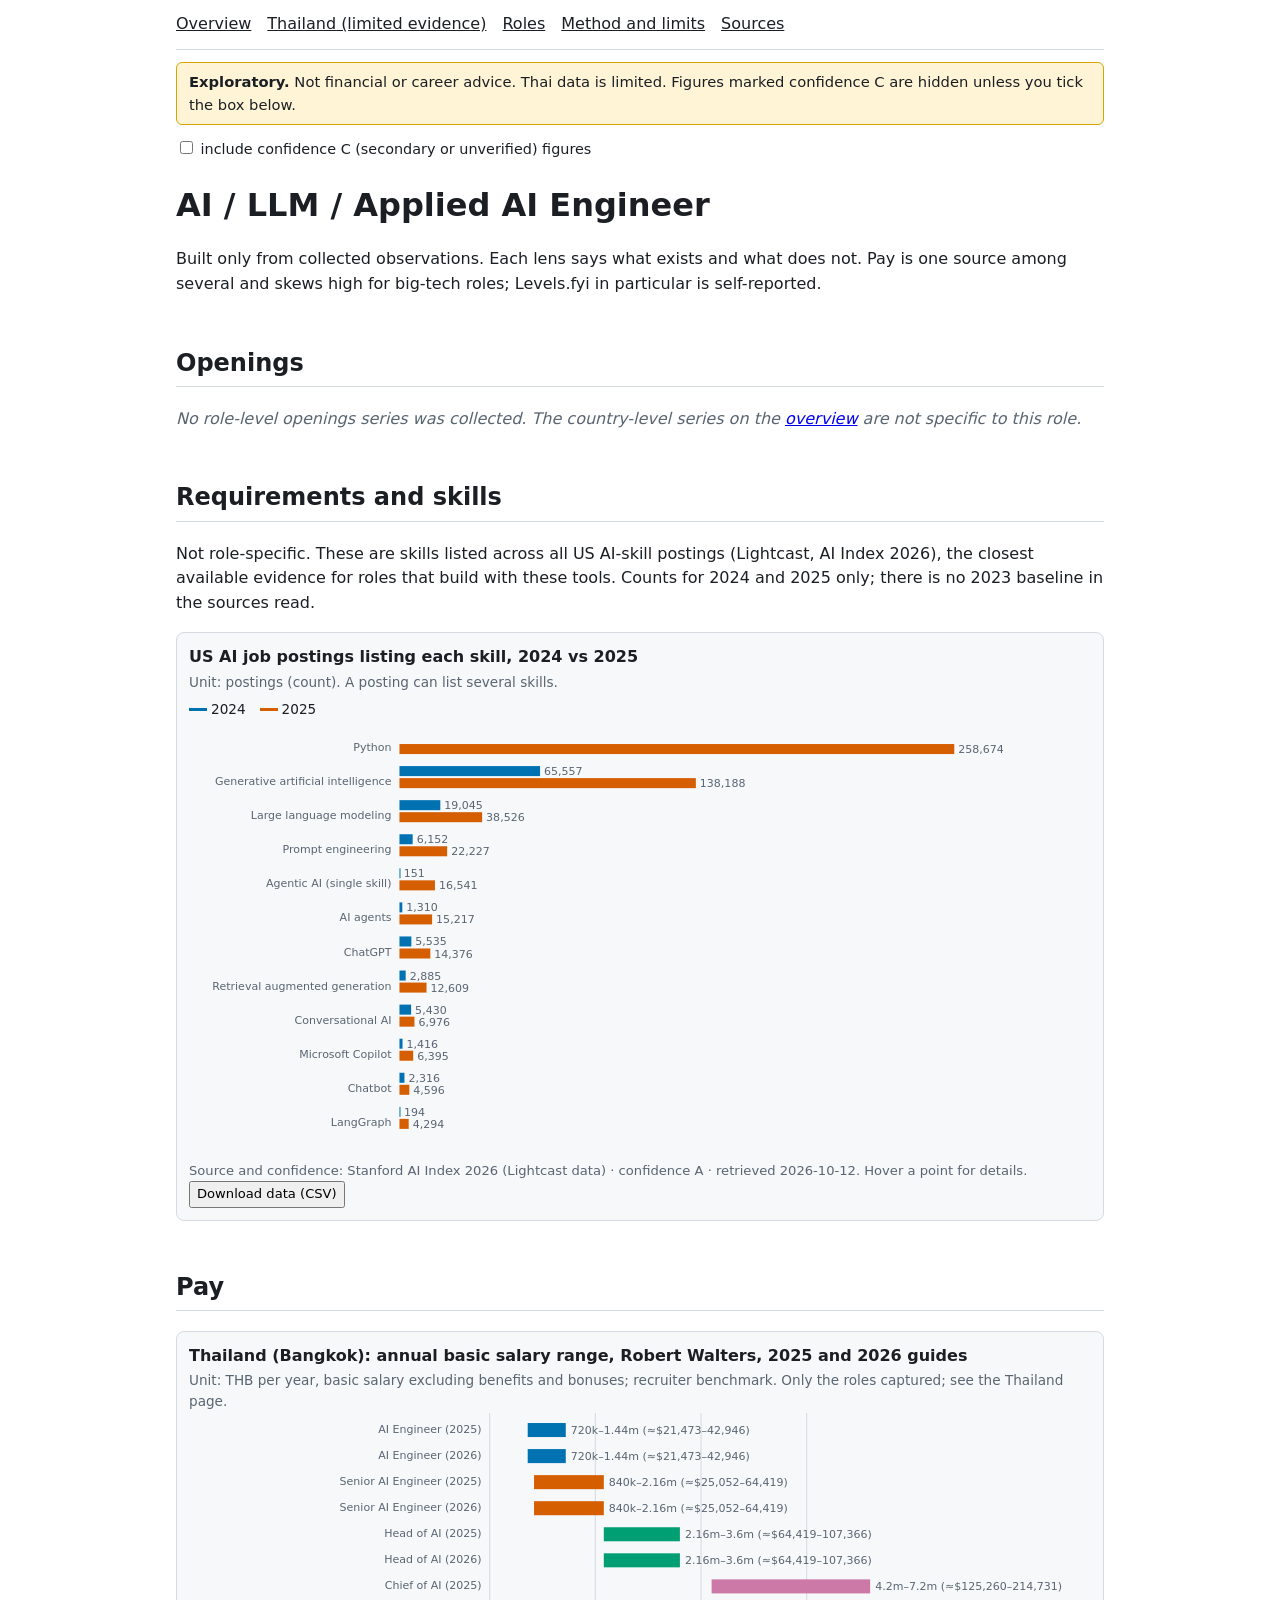
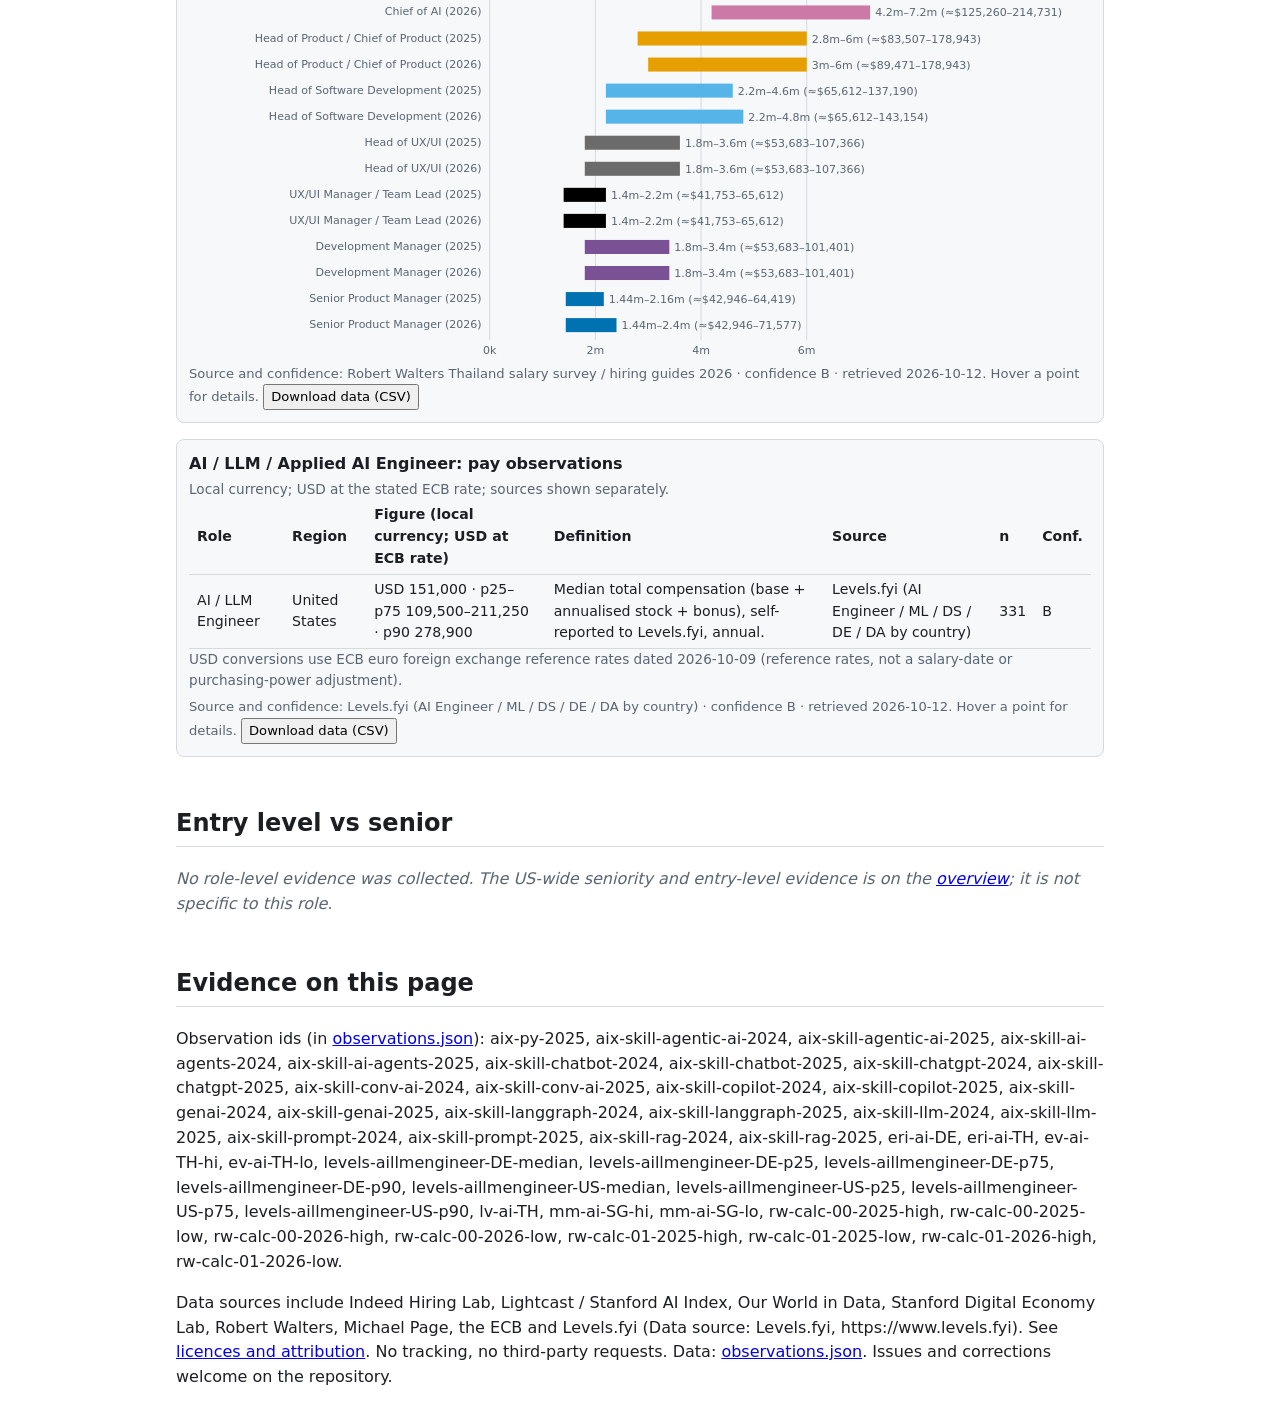
<file: site/roles/ai-engineer.html>
<!doctype html><html lang="en"><head><meta charset="utf-8"><meta name="viewport" content="width=device-width,initial-scale=1">
<title>AI / LLM / Applied AI Engineer | AI careers EDA</title><link rel="stylesheet" href="../style.css"></head><body>
<header><nav><a href="../index.html">Overview</a><a href="../thailand.html">Thailand (limited evidence)</a><a href="../index.html#roles">Roles</a><a href="../index.html#limits">Method and limits</a><a href="../index.html#sources">Sources</a></nav><div class="banner"><strong>Exploratory.</strong> Not financial or career advice. Thai data is limited. Figures marked confidence C are hidden unless you tick the box below.</div><label class="ctl"><input type="checkbox" id="incl-c"> include confidence C (secondary or unverified) figures</label></header>
<main><h1>AI / LLM / Applied AI Engineer</h1>
<p>Built only from collected observations. Each lens says what exists and what does not. Pay is one source among several and skews high for big-tech roles; Levels.fyi in particular is self-reported.</p>
<h2>Openings</h2><p class="gap">No role-level openings series was collected. The country-level series on the <a href="../index.html">overview</a> are not specific to this role.</p>
<h2>Requirements and skills</h2><p>Not role-specific. These are skills listed across all US AI-skill postings (Lightcast, AI Index 2026), the closest available evidence for roles that build with these tools. Counts for 2024 and 2025 only; there is no 2023 baseline in the sources read.</p><div data-chart="bars" data-metric="ai_skill_postings_count" data-group="skill" data-title="US AI job postings listing each skill, 2024 vs 2025" data-sub="Unit: postings (count). A posting can list several skills." data-name="skills_ai-engineer"></div>
<h2>Pay</h2><div data-chart="ranges" data-metric-lo="pay_range_low_base" data-metric-hi="pay_range_high_base" data-stride="2" data-title="Thailand (Bangkok): annual basic salary range, Robert Walters, 2025 and 2026 guides" data-sub="Unit: THB per year, basic salary excluding benefits and bonuses; recruiter benchmark. Only the roles captured; see the Thailand page." data-name="rw_ranges_ai"></div><div data-chart="pay" data-role="AI / LLM Engineer" data-title="AI / LLM / Applied AI Engineer: pay observations" data-sub="Local currency; USD at the stated ECB rate; sources shown separately." data-name="pay_ai-engineer"></div>
<h2>Entry level vs senior</h2><p class="gap">No role-level evidence was collected. The US-wide seniority and entry-level evidence is on the <a href="../index.html#entry">overview</a>; it is not specific to this role.</p>
<h2>Evidence on this page</h2><p class="sub">Observation ids (in <a href="../data/observations.json">observations.json</a>): aix-py-2025, aix-skill-agentic-ai-2024, aix-skill-agentic-ai-2025, aix-skill-ai-agents-2024, aix-skill-ai-agents-2025, aix-skill-chatbot-2024, aix-skill-chatbot-2025, aix-skill-chatgpt-2024, aix-skill-chatgpt-2025, aix-skill-conv-ai-2024, aix-skill-conv-ai-2025, aix-skill-copilot-2024, aix-skill-copilot-2025, aix-skill-genai-2024, aix-skill-genai-2025, aix-skill-langgraph-2024, aix-skill-langgraph-2025, aix-skill-llm-2024, aix-skill-llm-2025, aix-skill-prompt-2024, aix-skill-prompt-2025, aix-skill-rag-2024, aix-skill-rag-2025, eri-ai-DE, eri-ai-TH, ev-ai-TH-hi, ev-ai-TH-lo, levels-aillmengineer-DE-median, levels-aillmengineer-DE-p25, levels-aillmengineer-DE-p75, levels-aillmengineer-DE-p90, levels-aillmengineer-US-median, levels-aillmengineer-US-p25, levels-aillmengineer-US-p75, levels-aillmengineer-US-p90, lv-ai-TH, mm-ai-SG-hi, mm-ai-SG-lo, rw-calc-00-2025-high, rw-calc-00-2025-low, rw-calc-00-2026-high, rw-calc-00-2026-low, rw-calc-01-2025-high, rw-calc-01-2025-low, rw-calc-01-2026-high, rw-calc-01-2026-low.</p></main><footer><p class="sub">Data sources include Indeed Hiring Lab, Lightcast / Stanford AI Index, Our World in Data, Stanford Digital Economy Lab, Robert Walters, Michael Page, the ECB and Levels.fyi (Data source: Levels.fyi, https://www.levels.fyi). See <a href="../index.html#licences">licences and attribution</a>. No tracking, no third-party requests. Data: <a href="../data/observations.json">observations.json</a>. Issues and corrections welcome on the repository.</p></footer>
<script src="../app.js"></script></body></html>
</file>
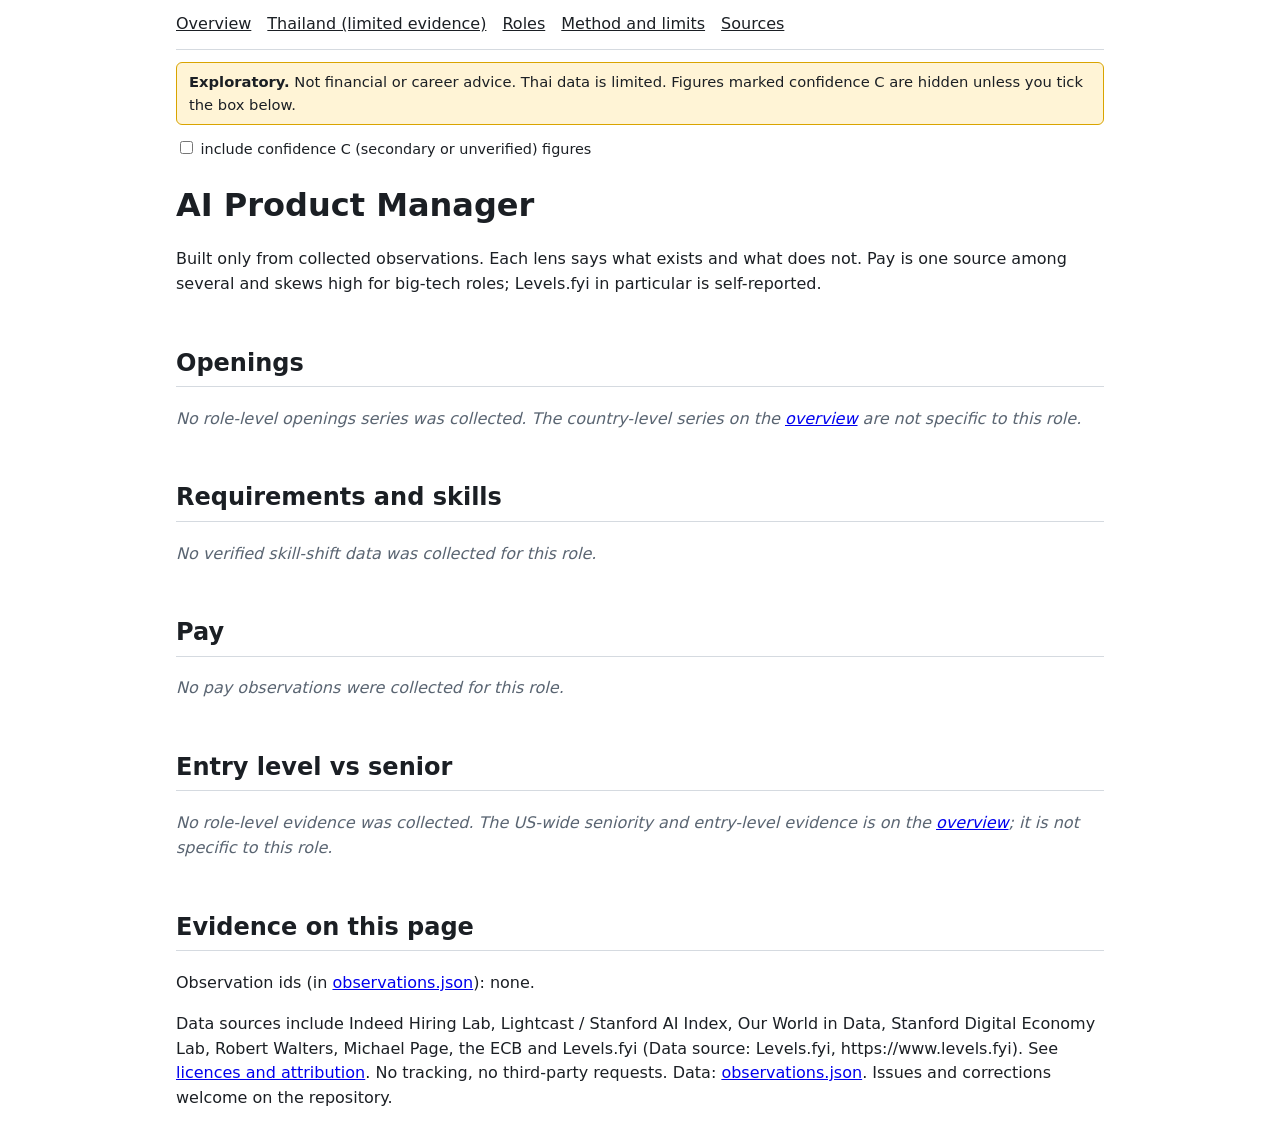
<file: site/roles/ai-pm.html>
<!doctype html><html lang="en"><head><meta charset="utf-8"><meta name="viewport" content="width=device-width,initial-scale=1">
<title>AI Product Manager | AI careers EDA</title><link rel="stylesheet" href="../style.css"></head><body>
<header><nav><a href="../index.html">Overview</a><a href="../thailand.html">Thailand (limited evidence)</a><a href="../index.html#roles">Roles</a><a href="../index.html#limits">Method and limits</a><a href="../index.html#sources">Sources</a></nav><div class="banner"><strong>Exploratory.</strong> Not financial or career advice. Thai data is limited. Figures marked confidence C are hidden unless you tick the box below.</div><label class="ctl"><input type="checkbox" id="incl-c"> include confidence C (secondary or unverified) figures</label></header>
<main><h1>AI Product Manager</h1>
<p>Built only from collected observations. Each lens says what exists and what does not. Pay is one source among several and skews high for big-tech roles; Levels.fyi in particular is self-reported.</p>
<h2>Openings</h2><p class="gap">No role-level openings series was collected. The country-level series on the <a href="../index.html">overview</a> are not specific to this role.</p>
<h2>Requirements and skills</h2><p class="gap">No verified skill-shift data was collected for this role.</p>
<h2>Pay</h2><p class="gap">No pay observations were collected for this role.</p>
<h2>Entry level vs senior</h2><p class="gap">No role-level evidence was collected. The US-wide seniority and entry-level evidence is on the <a href="../index.html#entry">overview</a>; it is not specific to this role.</p>
<h2>Evidence on this page</h2><p class="sub">Observation ids (in <a href="../data/observations.json">observations.json</a>): none.</p></main><footer><p class="sub">Data sources include Indeed Hiring Lab, Lightcast / Stanford AI Index, Our World in Data, Stanford Digital Economy Lab, Robert Walters, Michael Page, the ECB and Levels.fyi (Data source: Levels.fyi, https://www.levels.fyi). See <a href="../index.html#licences">licences and attribution</a>. No tracking, no third-party requests. Data: <a href="../data/observations.json">observations.json</a>. Issues and corrections welcome on the repository.</p></footer>
<script src="../app.js"></script></body></html>
</file>
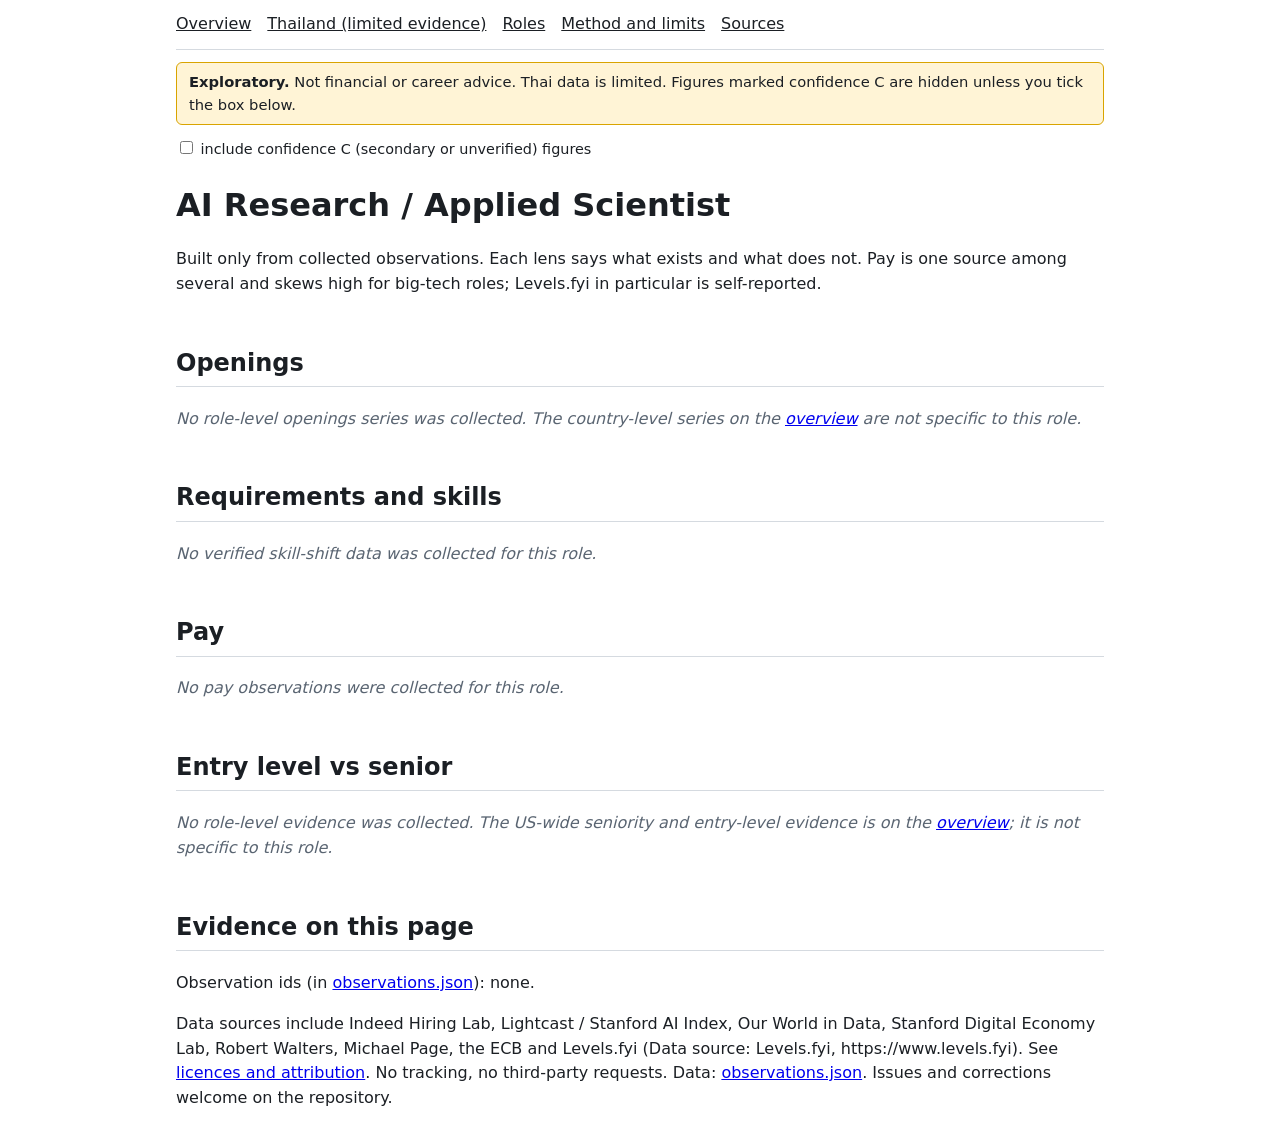
<file: site/roles/ai-research.html>
<!doctype html><html lang="en"><head><meta charset="utf-8"><meta name="viewport" content="width=device-width,initial-scale=1">
<title>AI Research / Applied Scientist | AI careers EDA</title><link rel="stylesheet" href="../style.css"></head><body>
<header><nav><a href="../index.html">Overview</a><a href="../thailand.html">Thailand (limited evidence)</a><a href="../index.html#roles">Roles</a><a href="../index.html#limits">Method and limits</a><a href="../index.html#sources">Sources</a></nav><div class="banner"><strong>Exploratory.</strong> Not financial or career advice. Thai data is limited. Figures marked confidence C are hidden unless you tick the box below.</div><label class="ctl"><input type="checkbox" id="incl-c"> include confidence C (secondary or unverified) figures</label></header>
<main><h1>AI Research / Applied Scientist</h1>
<p>Built only from collected observations. Each lens says what exists and what does not. Pay is one source among several and skews high for big-tech roles; Levels.fyi in particular is self-reported.</p>
<h2>Openings</h2><p class="gap">No role-level openings series was collected. The country-level series on the <a href="../index.html">overview</a> are not specific to this role.</p>
<h2>Requirements and skills</h2><p class="gap">No verified skill-shift data was collected for this role.</p>
<h2>Pay</h2><p class="gap">No pay observations were collected for this role.</p>
<h2>Entry level vs senior</h2><p class="gap">No role-level evidence was collected. The US-wide seniority and entry-level evidence is on the <a href="../index.html#entry">overview</a>; it is not specific to this role.</p>
<h2>Evidence on this page</h2><p class="sub">Observation ids (in <a href="../data/observations.json">observations.json</a>): none.</p></main><footer><p class="sub">Data sources include Indeed Hiring Lab, Lightcast / Stanford AI Index, Our World in Data, Stanford Digital Economy Lab, Robert Walters, Michael Page, the ECB and Levels.fyi (Data source: Levels.fyi, https://www.levels.fyi). See <a href="../index.html#licences">licences and attribution</a>. No tracking, no third-party requests. Data: <a href="../data/observations.json">observations.json</a>. Issues and corrections welcome on the repository.</p></footer>
<script src="../app.js"></script></body></html>
</file>
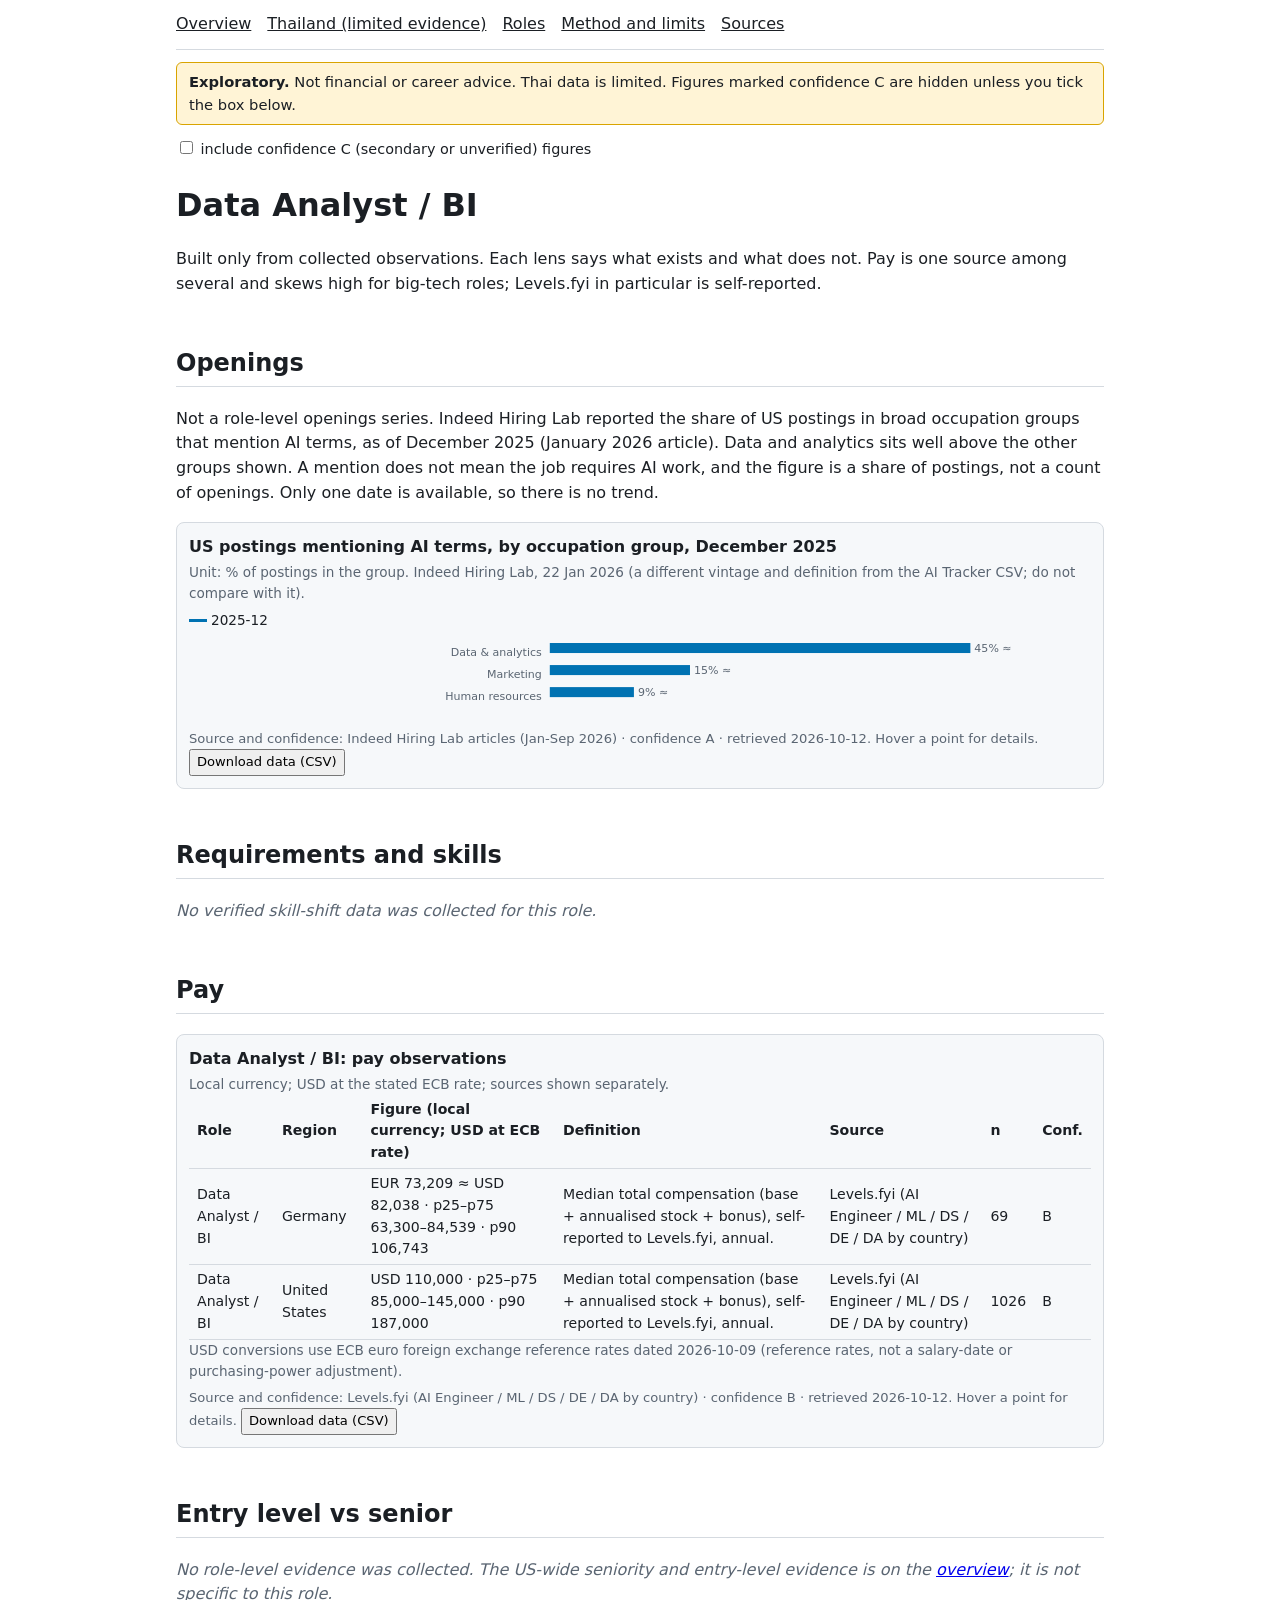
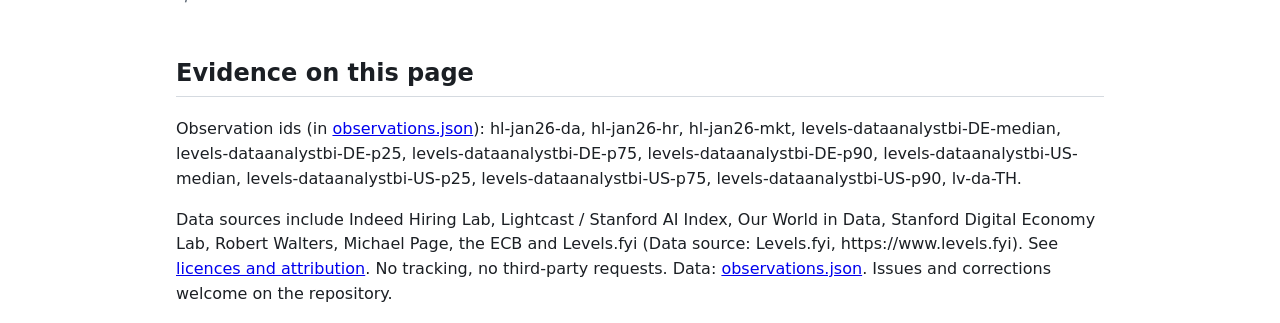
<file: site/roles/data-analyst.html>
<!doctype html><html lang="en"><head><meta charset="utf-8"><meta name="viewport" content="width=device-width,initial-scale=1">
<title>Data Analyst / BI | AI careers EDA</title><link rel="stylesheet" href="../style.css"></head><body>
<header><nav><a href="../index.html">Overview</a><a href="../thailand.html">Thailand (limited evidence)</a><a href="../index.html#roles">Roles</a><a href="../index.html#limits">Method and limits</a><a href="../index.html#sources">Sources</a></nav><div class="banner"><strong>Exploratory.</strong> Not financial or career advice. Thai data is limited. Figures marked confidence C are hidden unless you tick the box below.</div><label class="ctl"><input type="checkbox" id="incl-c"> include confidence C (secondary or unverified) figures</label></header>
<main><h1>Data Analyst / BI</h1>
<p>Built only from collected observations. Each lens says what exists and what does not. Pay is one source among several and skews high for big-tech roles; Levels.fyi in particular is self-reported.</p>
<h2>Openings</h2><p>Not a role-level openings series. Indeed Hiring Lab reported the share of US postings in broad occupation groups that mention AI terms, as of December 2025 (January 2026 article). Data and analytics sits well above the other groups shown. A mention does not mean the job requires AI work, and the figure is a share of postings, not a count of openings. Only one date is available, so there is no trend.</p><div data-chart="bars" data-metric="ai_keyword_share_by_occupation" data-group="segment" data-title="US postings mentioning AI terms, by occupation group, December 2025" data-sub="Unit: % of postings in the group. Indeed Hiring Lab, 22 Jan 2026 (a different vintage and definition from the AI Tracker CSV; do not compare with it)." data-name="ai_mentions_data-analyst"></div>
<h2>Requirements and skills</h2><p class="gap">No verified skill-shift data was collected for this role.</p>
<h2>Pay</h2><div data-chart="pay" data-role="Data Analyst / BI" data-title="Data Analyst / BI: pay observations" data-sub="Local currency; USD at the stated ECB rate; sources shown separately." data-name="pay_data-analyst"></div>
<h2>Entry level vs senior</h2><p class="gap">No role-level evidence was collected. The US-wide seniority and entry-level evidence is on the <a href="../index.html#entry">overview</a>; it is not specific to this role.</p>
<h2>Evidence on this page</h2><p class="sub">Observation ids (in <a href="../data/observations.json">observations.json</a>): hl-jan26-da, hl-jan26-hr, hl-jan26-mkt, levels-dataanalystbi-DE-median, levels-dataanalystbi-DE-p25, levels-dataanalystbi-DE-p75, levels-dataanalystbi-DE-p90, levels-dataanalystbi-US-median, levels-dataanalystbi-US-p25, levels-dataanalystbi-US-p75, levels-dataanalystbi-US-p90, lv-da-TH.</p></main><footer><p class="sub">Data sources include Indeed Hiring Lab, Lightcast / Stanford AI Index, Our World in Data, Stanford Digital Economy Lab, Robert Walters, Michael Page, the ECB and Levels.fyi (Data source: Levels.fyi, https://www.levels.fyi). See <a href="../index.html#licences">licences and attribution</a>. No tracking, no third-party requests. Data: <a href="../data/observations.json">observations.json</a>. Issues and corrections welcome on the repository.</p></footer>
<script src="../app.js"></script></body></html>
</file>
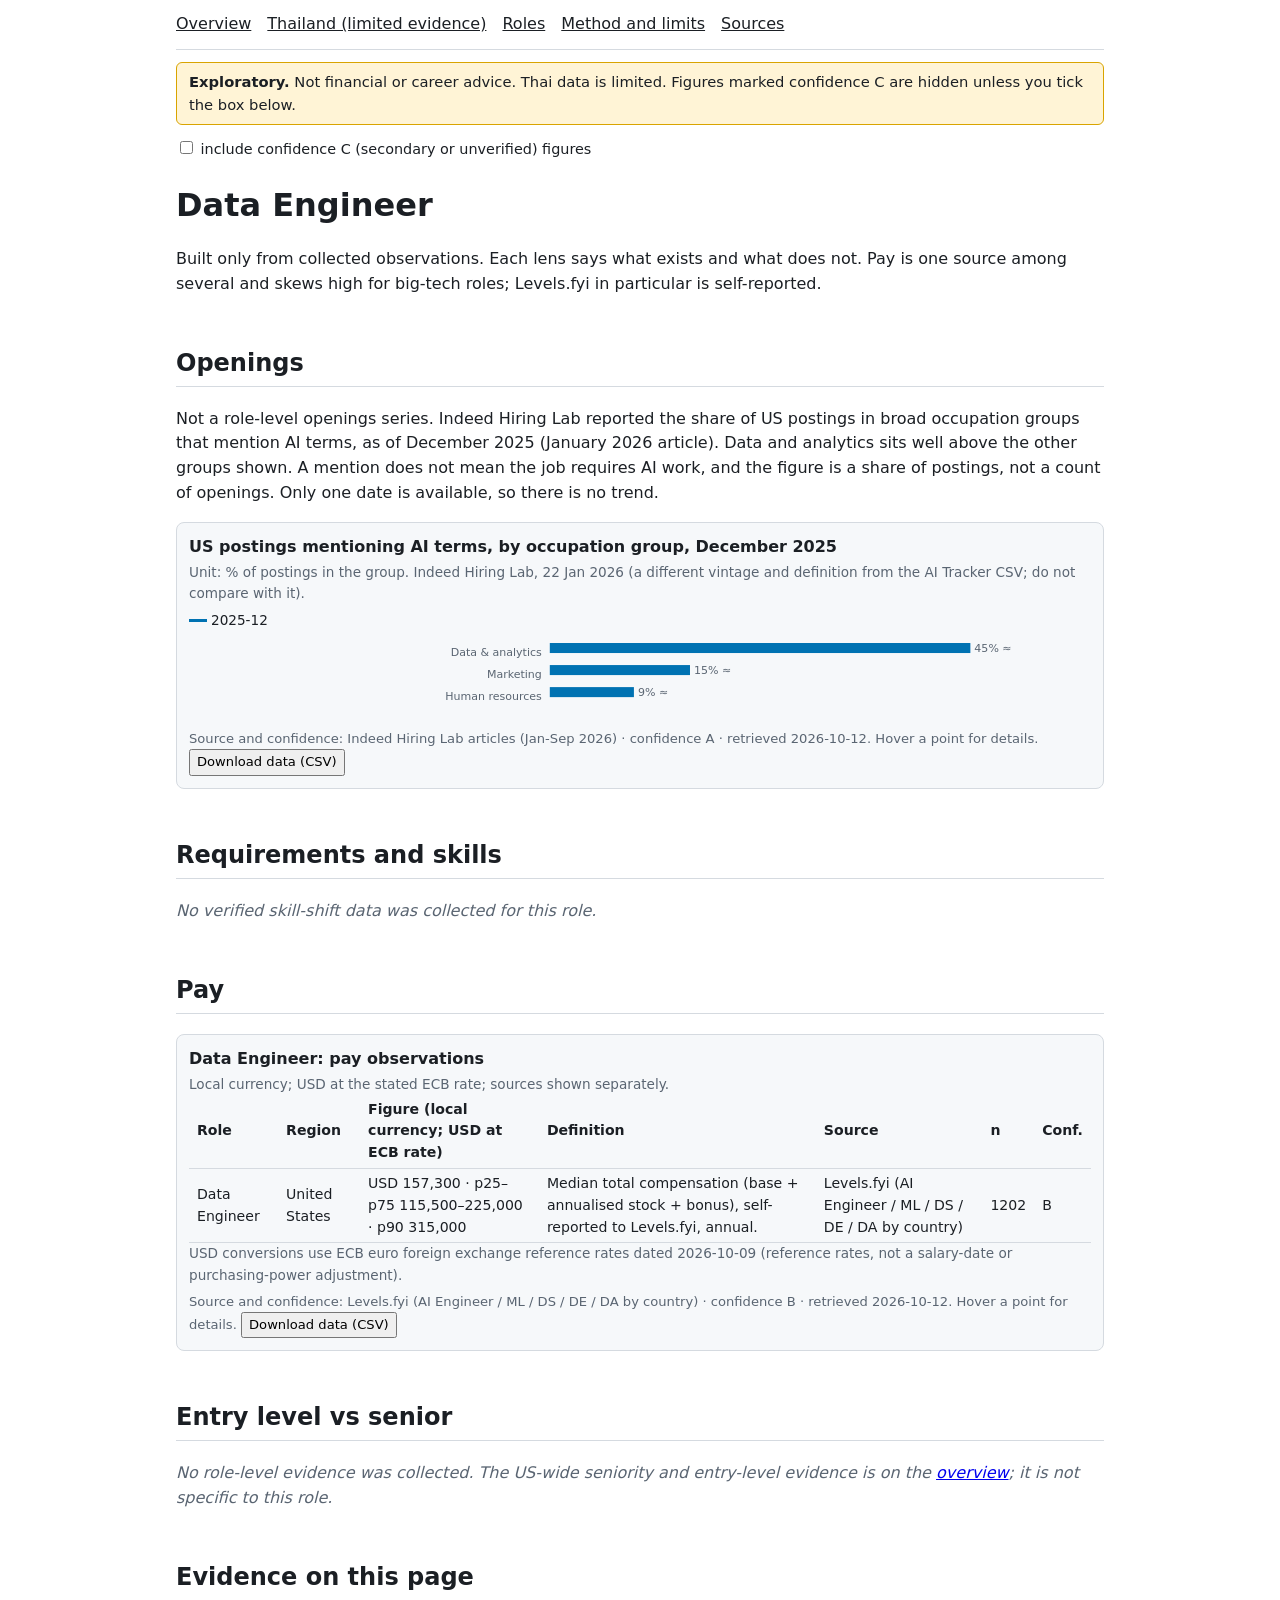
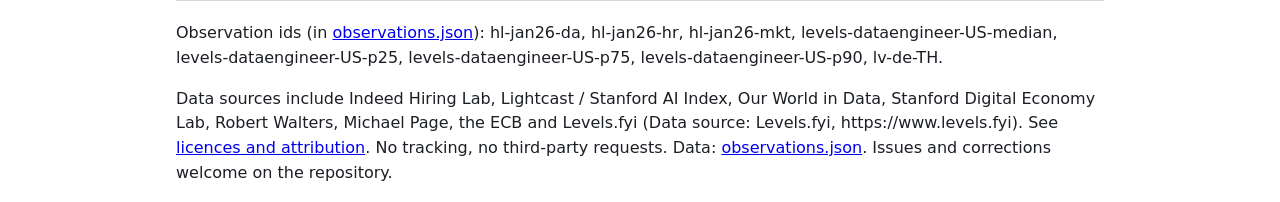
<file: site/roles/data-engineer.html>
<!doctype html><html lang="en"><head><meta charset="utf-8"><meta name="viewport" content="width=device-width,initial-scale=1">
<title>Data Engineer | AI careers EDA</title><link rel="stylesheet" href="../style.css"></head><body>
<header><nav><a href="../index.html">Overview</a><a href="../thailand.html">Thailand (limited evidence)</a><a href="../index.html#roles">Roles</a><a href="../index.html#limits">Method and limits</a><a href="../index.html#sources">Sources</a></nav><div class="banner"><strong>Exploratory.</strong> Not financial or career advice. Thai data is limited. Figures marked confidence C are hidden unless you tick the box below.</div><label class="ctl"><input type="checkbox" id="incl-c"> include confidence C (secondary or unverified) figures</label></header>
<main><h1>Data Engineer</h1>
<p>Built only from collected observations. Each lens says what exists and what does not. Pay is one source among several and skews high for big-tech roles; Levels.fyi in particular is self-reported.</p>
<h2>Openings</h2><p>Not a role-level openings series. Indeed Hiring Lab reported the share of US postings in broad occupation groups that mention AI terms, as of December 2025 (January 2026 article). Data and analytics sits well above the other groups shown. A mention does not mean the job requires AI work, and the figure is a share of postings, not a count of openings. Only one date is available, so there is no trend.</p><div data-chart="bars" data-metric="ai_keyword_share_by_occupation" data-group="segment" data-title="US postings mentioning AI terms, by occupation group, December 2025" data-sub="Unit: % of postings in the group. Indeed Hiring Lab, 22 Jan 2026 (a different vintage and definition from the AI Tracker CSV; do not compare with it)." data-name="ai_mentions_data-engineer"></div>
<h2>Requirements and skills</h2><p class="gap">No verified skill-shift data was collected for this role.</p>
<h2>Pay</h2><div data-chart="pay" data-role="Data Engineer" data-title="Data Engineer: pay observations" data-sub="Local currency; USD at the stated ECB rate; sources shown separately." data-name="pay_data-engineer"></div>
<h2>Entry level vs senior</h2><p class="gap">No role-level evidence was collected. The US-wide seniority and entry-level evidence is on the <a href="../index.html#entry">overview</a>; it is not specific to this role.</p>
<h2>Evidence on this page</h2><p class="sub">Observation ids (in <a href="../data/observations.json">observations.json</a>): hl-jan26-da, hl-jan26-hr, hl-jan26-mkt, levels-dataengineer-US-median, levels-dataengineer-US-p25, levels-dataengineer-US-p75, levels-dataengineer-US-p90, lv-de-TH.</p></main><footer><p class="sub">Data sources include Indeed Hiring Lab, Lightcast / Stanford AI Index, Our World in Data, Stanford Digital Economy Lab, Robert Walters, Michael Page, the ECB and Levels.fyi (Data source: Levels.fyi, https://www.levels.fyi). See <a href="../index.html#licences">licences and attribution</a>. No tracking, no third-party requests. Data: <a href="../data/observations.json">observations.json</a>. Issues and corrections welcome on the repository.</p></footer>
<script src="../app.js"></script></body></html>
</file>
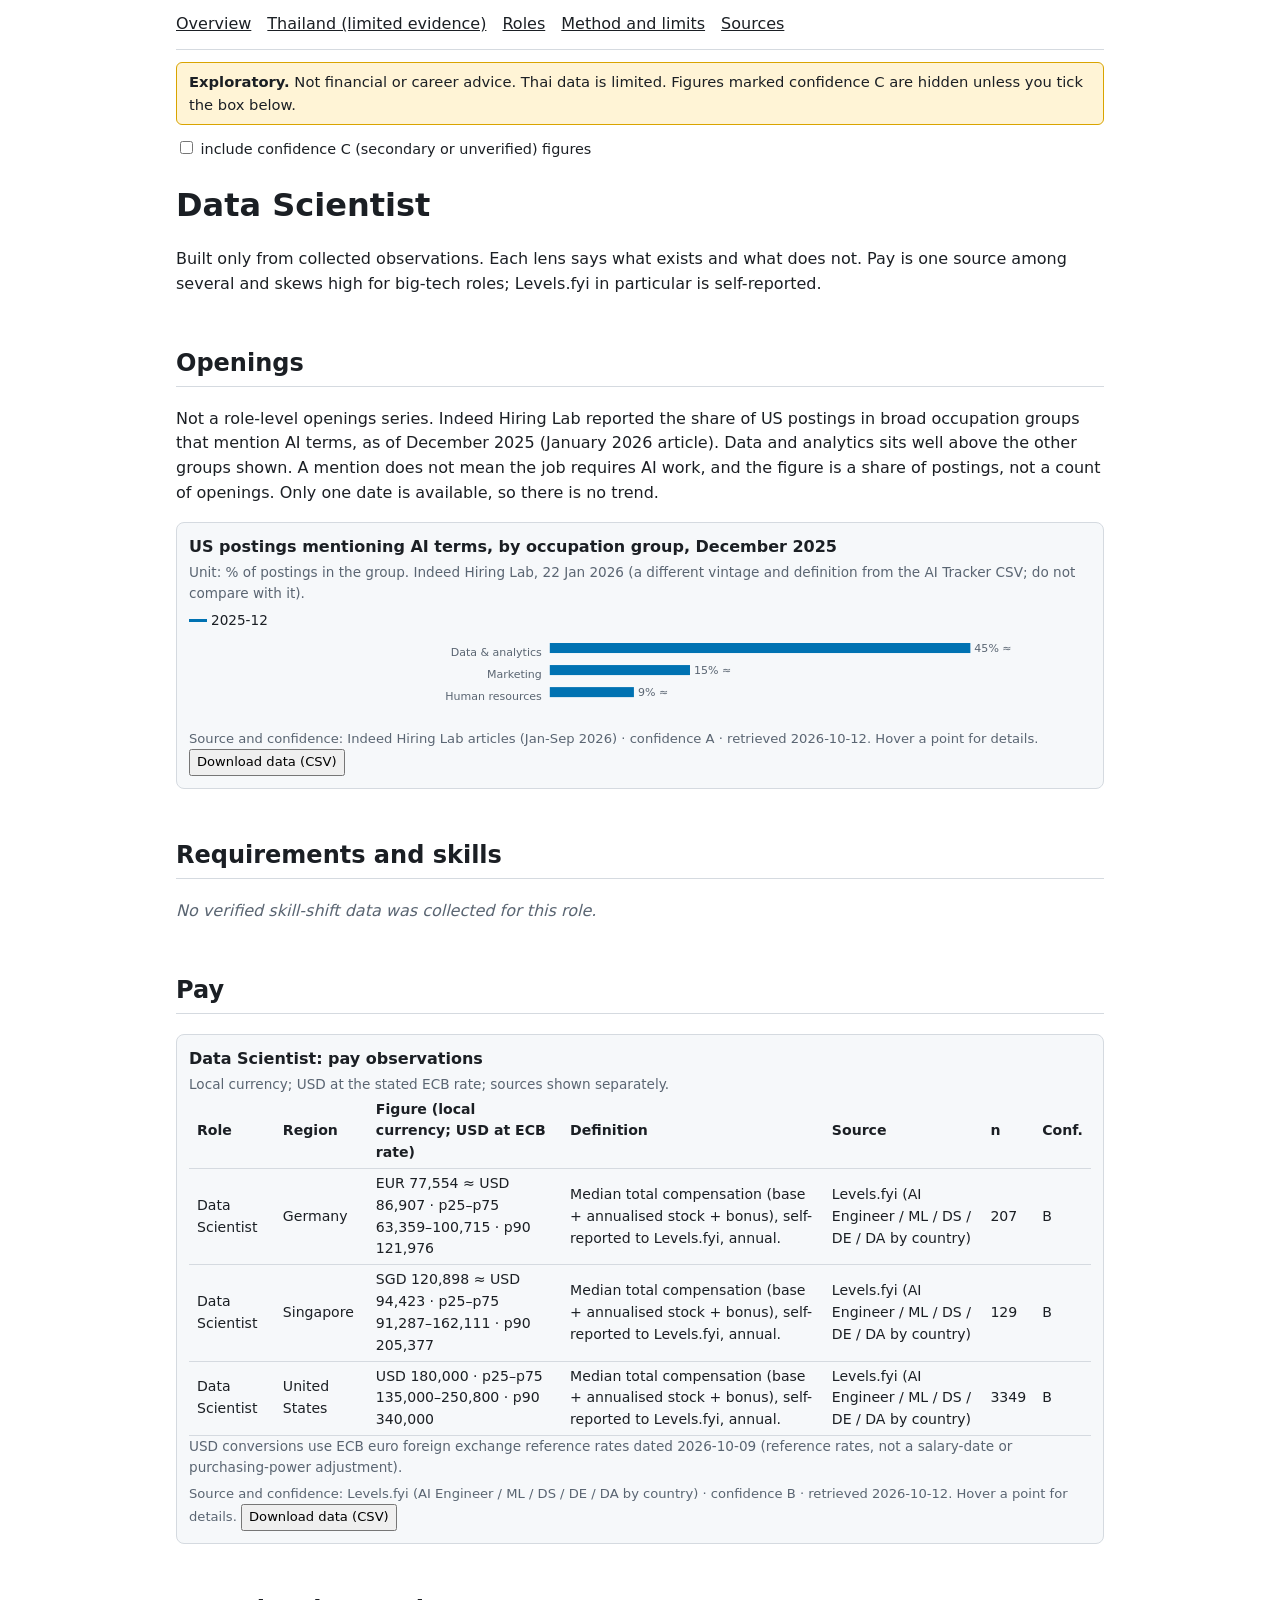
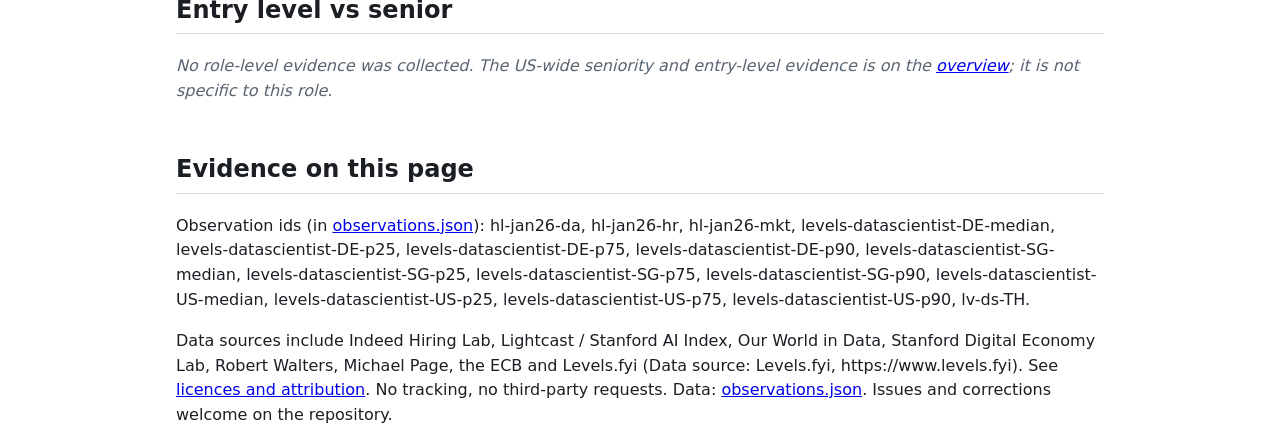
<file: site/roles/data-scientist.html>
<!doctype html><html lang="en"><head><meta charset="utf-8"><meta name="viewport" content="width=device-width,initial-scale=1">
<title>Data Scientist | AI careers EDA</title><link rel="stylesheet" href="../style.css"></head><body>
<header><nav><a href="../index.html">Overview</a><a href="../thailand.html">Thailand (limited evidence)</a><a href="../index.html#roles">Roles</a><a href="../index.html#limits">Method and limits</a><a href="../index.html#sources">Sources</a></nav><div class="banner"><strong>Exploratory.</strong> Not financial or career advice. Thai data is limited. Figures marked confidence C are hidden unless you tick the box below.</div><label class="ctl"><input type="checkbox" id="incl-c"> include confidence C (secondary or unverified) figures</label></header>
<main><h1>Data Scientist</h1>
<p>Built only from collected observations. Each lens says what exists and what does not. Pay is one source among several and skews high for big-tech roles; Levels.fyi in particular is self-reported.</p>
<h2>Openings</h2><p>Not a role-level openings series. Indeed Hiring Lab reported the share of US postings in broad occupation groups that mention AI terms, as of December 2025 (January 2026 article). Data and analytics sits well above the other groups shown. A mention does not mean the job requires AI work, and the figure is a share of postings, not a count of openings. Only one date is available, so there is no trend.</p><div data-chart="bars" data-metric="ai_keyword_share_by_occupation" data-group="segment" data-title="US postings mentioning AI terms, by occupation group, December 2025" data-sub="Unit: % of postings in the group. Indeed Hiring Lab, 22 Jan 2026 (a different vintage and definition from the AI Tracker CSV; do not compare with it)." data-name="ai_mentions_data-scientist"></div>
<h2>Requirements and skills</h2><p class="gap">No verified skill-shift data was collected for this role.</p>
<h2>Pay</h2><div data-chart="pay" data-role="Data Scientist" data-title="Data Scientist: pay observations" data-sub="Local currency; USD at the stated ECB rate; sources shown separately." data-name="pay_data-scientist"></div>
<h2>Entry level vs senior</h2><p class="gap">No role-level evidence was collected. The US-wide seniority and entry-level evidence is on the <a href="../index.html#entry">overview</a>; it is not specific to this role.</p>
<h2>Evidence on this page</h2><p class="sub">Observation ids (in <a href="../data/observations.json">observations.json</a>): hl-jan26-da, hl-jan26-hr, hl-jan26-mkt, levels-datascientist-DE-median, levels-datascientist-DE-p25, levels-datascientist-DE-p75, levels-datascientist-DE-p90, levels-datascientist-SG-median, levels-datascientist-SG-p25, levels-datascientist-SG-p75, levels-datascientist-SG-p90, levels-datascientist-US-median, levels-datascientist-US-p25, levels-datascientist-US-p75, levels-datascientist-US-p90, lv-ds-TH.</p></main><footer><p class="sub">Data sources include Indeed Hiring Lab, Lightcast / Stanford AI Index, Our World in Data, Stanford Digital Economy Lab, Robert Walters, Michael Page, the ECB and Levels.fyi (Data source: Levels.fyi, https://www.levels.fyi). See <a href="../index.html#licences">licences and attribution</a>. No tracking, no third-party requests. Data: <a href="../data/observations.json">observations.json</a>. Issues and corrections welcome on the repository.</p></footer>
<script src="../app.js"></script></body></html>
</file>
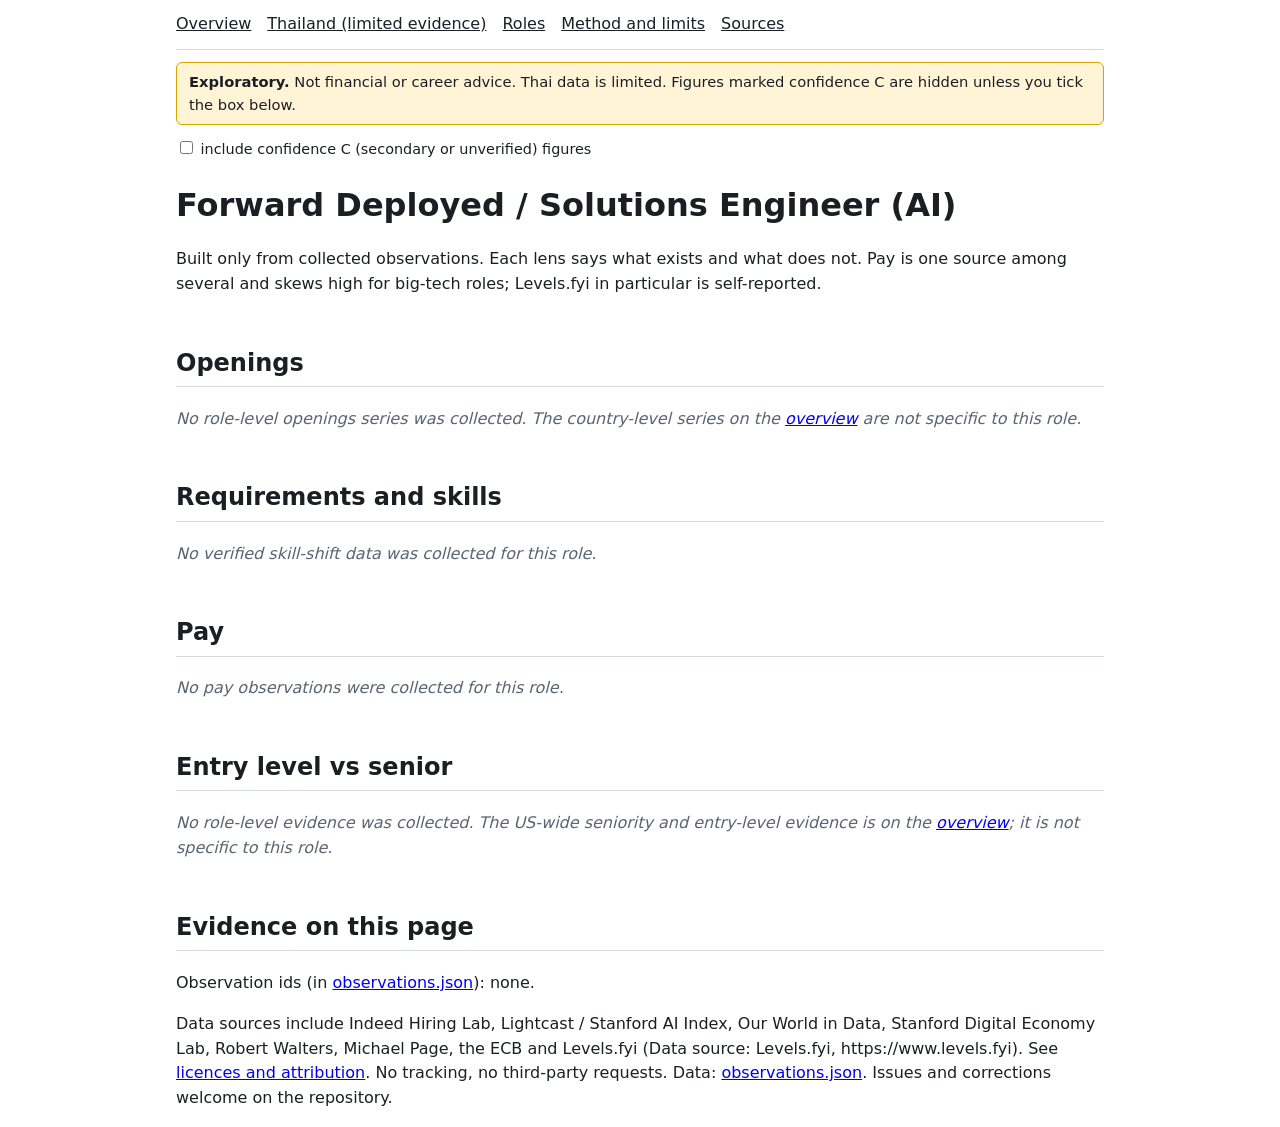
<file: site/roles/forward-deployed.html>
<!doctype html><html lang="en"><head><meta charset="utf-8"><meta name="viewport" content="width=device-width,initial-scale=1">
<title>Forward Deployed / Solutions Engineer (AI) | AI careers EDA</title><link rel="stylesheet" href="../style.css"></head><body>
<header><nav><a href="../index.html">Overview</a><a href="../thailand.html">Thailand (limited evidence)</a><a href="../index.html#roles">Roles</a><a href="../index.html#limits">Method and limits</a><a href="../index.html#sources">Sources</a></nav><div class="banner"><strong>Exploratory.</strong> Not financial or career advice. Thai data is limited. Figures marked confidence C are hidden unless you tick the box below.</div><label class="ctl"><input type="checkbox" id="incl-c"> include confidence C (secondary or unverified) figures</label></header>
<main><h1>Forward Deployed / Solutions Engineer (AI)</h1>
<p>Built only from collected observations. Each lens says what exists and what does not. Pay is one source among several and skews high for big-tech roles; Levels.fyi in particular is self-reported.</p>
<h2>Openings</h2><p class="gap">No role-level openings series was collected. The country-level series on the <a href="../index.html">overview</a> are not specific to this role.</p>
<h2>Requirements and skills</h2><p class="gap">No verified skill-shift data was collected for this role.</p>
<h2>Pay</h2><p class="gap">No pay observations were collected for this role.</p>
<h2>Entry level vs senior</h2><p class="gap">No role-level evidence was collected. The US-wide seniority and entry-level evidence is on the <a href="../index.html#entry">overview</a>; it is not specific to this role.</p>
<h2>Evidence on this page</h2><p class="sub">Observation ids (in <a href="../data/observations.json">observations.json</a>): none.</p></main><footer><p class="sub">Data sources include Indeed Hiring Lab, Lightcast / Stanford AI Index, Our World in Data, Stanford Digital Economy Lab, Robert Walters, Michael Page, the ECB and Levels.fyi (Data source: Levels.fyi, https://www.levels.fyi). See <a href="../index.html#licences">licences and attribution</a>. No tracking, no third-party requests. Data: <a href="../data/observations.json">observations.json</a>. Issues and corrections welcome on the repository.</p></footer>
<script src="../app.js"></script></body></html>
</file>
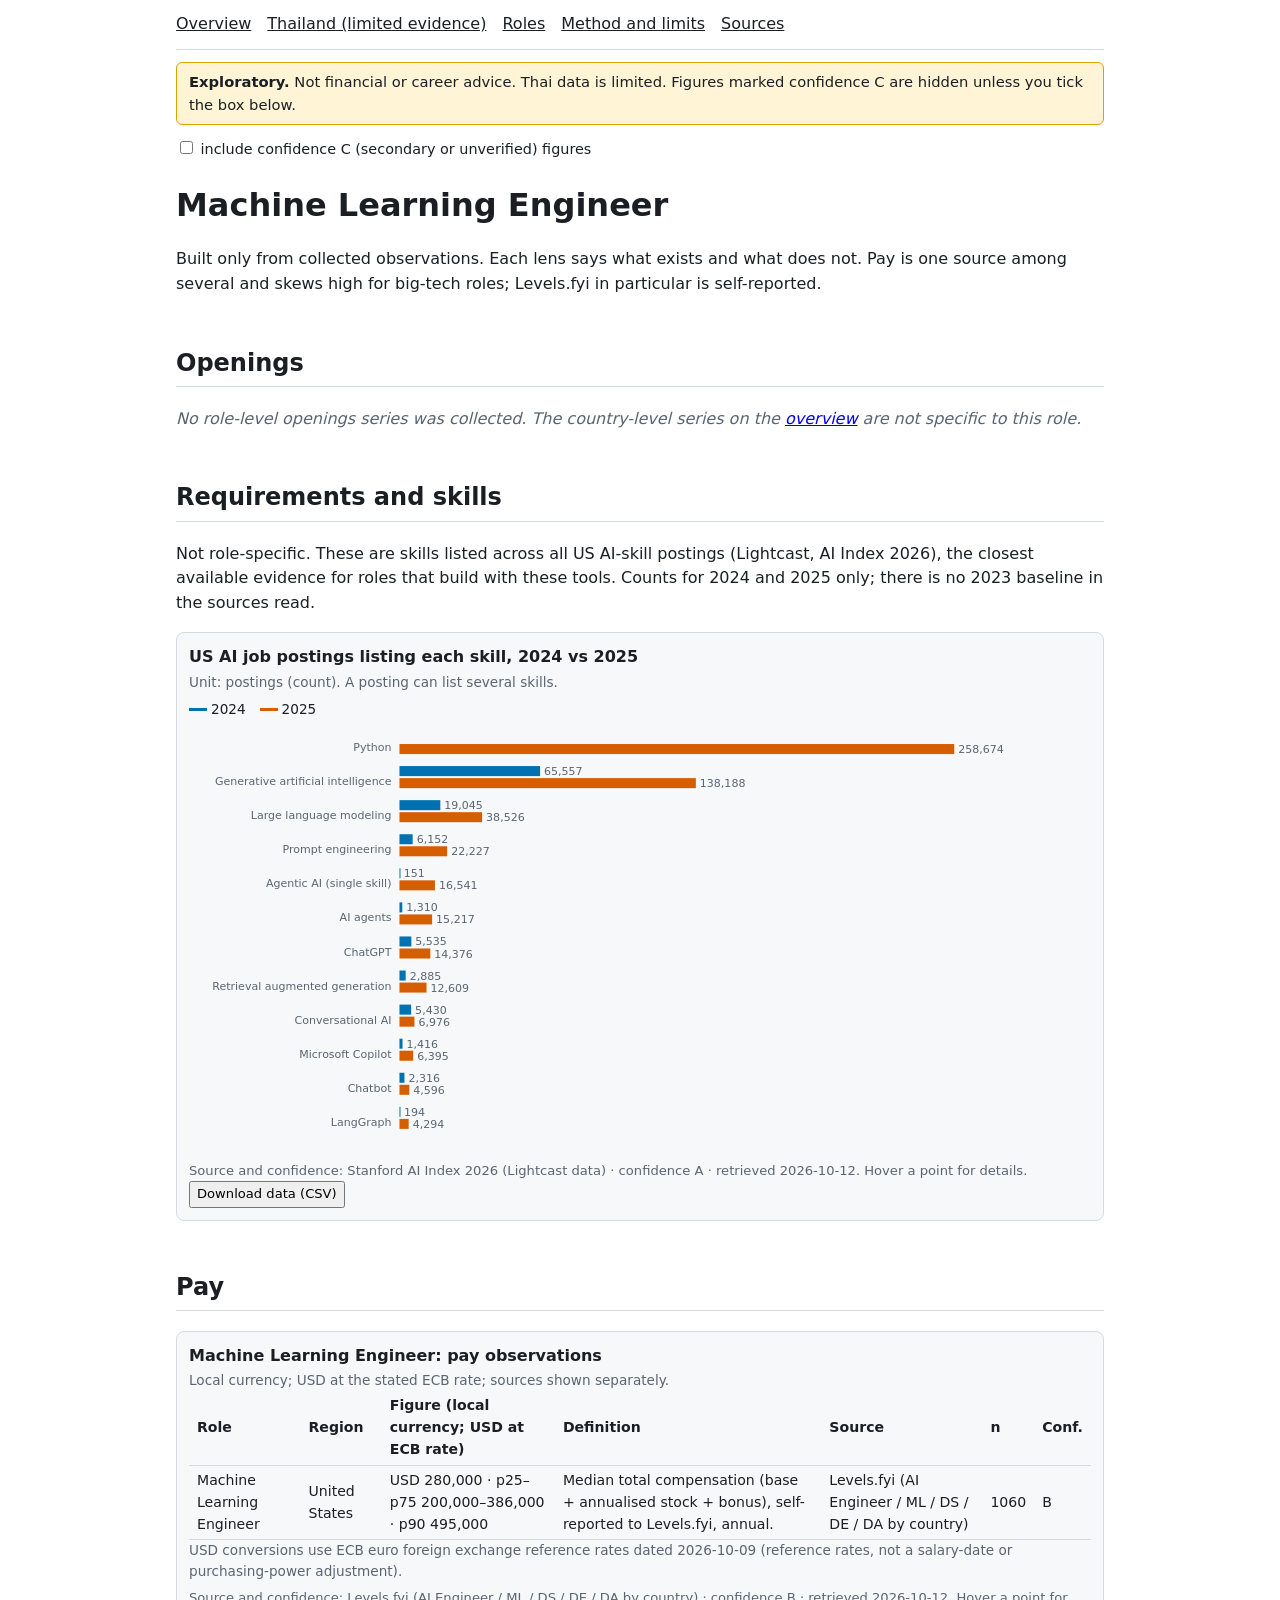
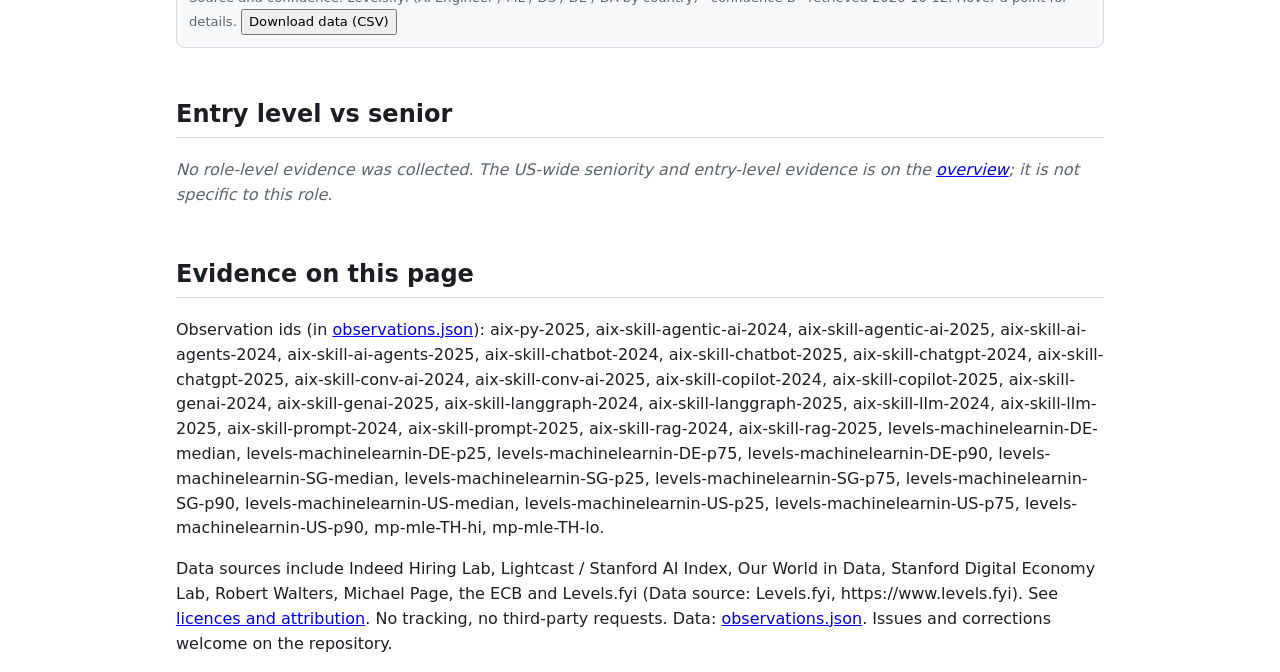
<file: site/roles/ml-engineer.html>
<!doctype html><html lang="en"><head><meta charset="utf-8"><meta name="viewport" content="width=device-width,initial-scale=1">
<title>Machine Learning Engineer | AI careers EDA</title><link rel="stylesheet" href="../style.css"></head><body>
<header><nav><a href="../index.html">Overview</a><a href="../thailand.html">Thailand (limited evidence)</a><a href="../index.html#roles">Roles</a><a href="../index.html#limits">Method and limits</a><a href="../index.html#sources">Sources</a></nav><div class="banner"><strong>Exploratory.</strong> Not financial or career advice. Thai data is limited. Figures marked confidence C are hidden unless you tick the box below.</div><label class="ctl"><input type="checkbox" id="incl-c"> include confidence C (secondary or unverified) figures</label></header>
<main><h1>Machine Learning Engineer</h1>
<p>Built only from collected observations. Each lens says what exists and what does not. Pay is one source among several and skews high for big-tech roles; Levels.fyi in particular is self-reported.</p>
<h2>Openings</h2><p class="gap">No role-level openings series was collected. The country-level series on the <a href="../index.html">overview</a> are not specific to this role.</p>
<h2>Requirements and skills</h2><p>Not role-specific. These are skills listed across all US AI-skill postings (Lightcast, AI Index 2026), the closest available evidence for roles that build with these tools. Counts for 2024 and 2025 only; there is no 2023 baseline in the sources read.</p><div data-chart="bars" data-metric="ai_skill_postings_count" data-group="skill" data-title="US AI job postings listing each skill, 2024 vs 2025" data-sub="Unit: postings (count). A posting can list several skills." data-name="skills_ml-engineer"></div>
<h2>Pay</h2><div data-chart="pay" data-role="Machine Learning Engineer" data-title="Machine Learning Engineer: pay observations" data-sub="Local currency; USD at the stated ECB rate; sources shown separately." data-name="pay_ml-engineer"></div>
<h2>Entry level vs senior</h2><p class="gap">No role-level evidence was collected. The US-wide seniority and entry-level evidence is on the <a href="../index.html#entry">overview</a>; it is not specific to this role.</p>
<h2>Evidence on this page</h2><p class="sub">Observation ids (in <a href="../data/observations.json">observations.json</a>): aix-py-2025, aix-skill-agentic-ai-2024, aix-skill-agentic-ai-2025, aix-skill-ai-agents-2024, aix-skill-ai-agents-2025, aix-skill-chatbot-2024, aix-skill-chatbot-2025, aix-skill-chatgpt-2024, aix-skill-chatgpt-2025, aix-skill-conv-ai-2024, aix-skill-conv-ai-2025, aix-skill-copilot-2024, aix-skill-copilot-2025, aix-skill-genai-2024, aix-skill-genai-2025, aix-skill-langgraph-2024, aix-skill-langgraph-2025, aix-skill-llm-2024, aix-skill-llm-2025, aix-skill-prompt-2024, aix-skill-prompt-2025, aix-skill-rag-2024, aix-skill-rag-2025, levels-machinelearnin-DE-median, levels-machinelearnin-DE-p25, levels-machinelearnin-DE-p75, levels-machinelearnin-DE-p90, levels-machinelearnin-SG-median, levels-machinelearnin-SG-p25, levels-machinelearnin-SG-p75, levels-machinelearnin-SG-p90, levels-machinelearnin-US-median, levels-machinelearnin-US-p25, levels-machinelearnin-US-p75, levels-machinelearnin-US-p90, mp-mle-TH-hi, mp-mle-TH-lo.</p></main><footer><p class="sub">Data sources include Indeed Hiring Lab, Lightcast / Stanford AI Index, Our World in Data, Stanford Digital Economy Lab, Robert Walters, Michael Page, the ECB and Levels.fyi (Data source: Levels.fyi, https://www.levels.fyi). See <a href="../index.html#licences">licences and attribution</a>. No tracking, no third-party requests. Data: <a href="../data/observations.json">observations.json</a>. Issues and corrections welcome on the repository.</p></footer>
<script src="../app.js"></script></body></html>
</file>
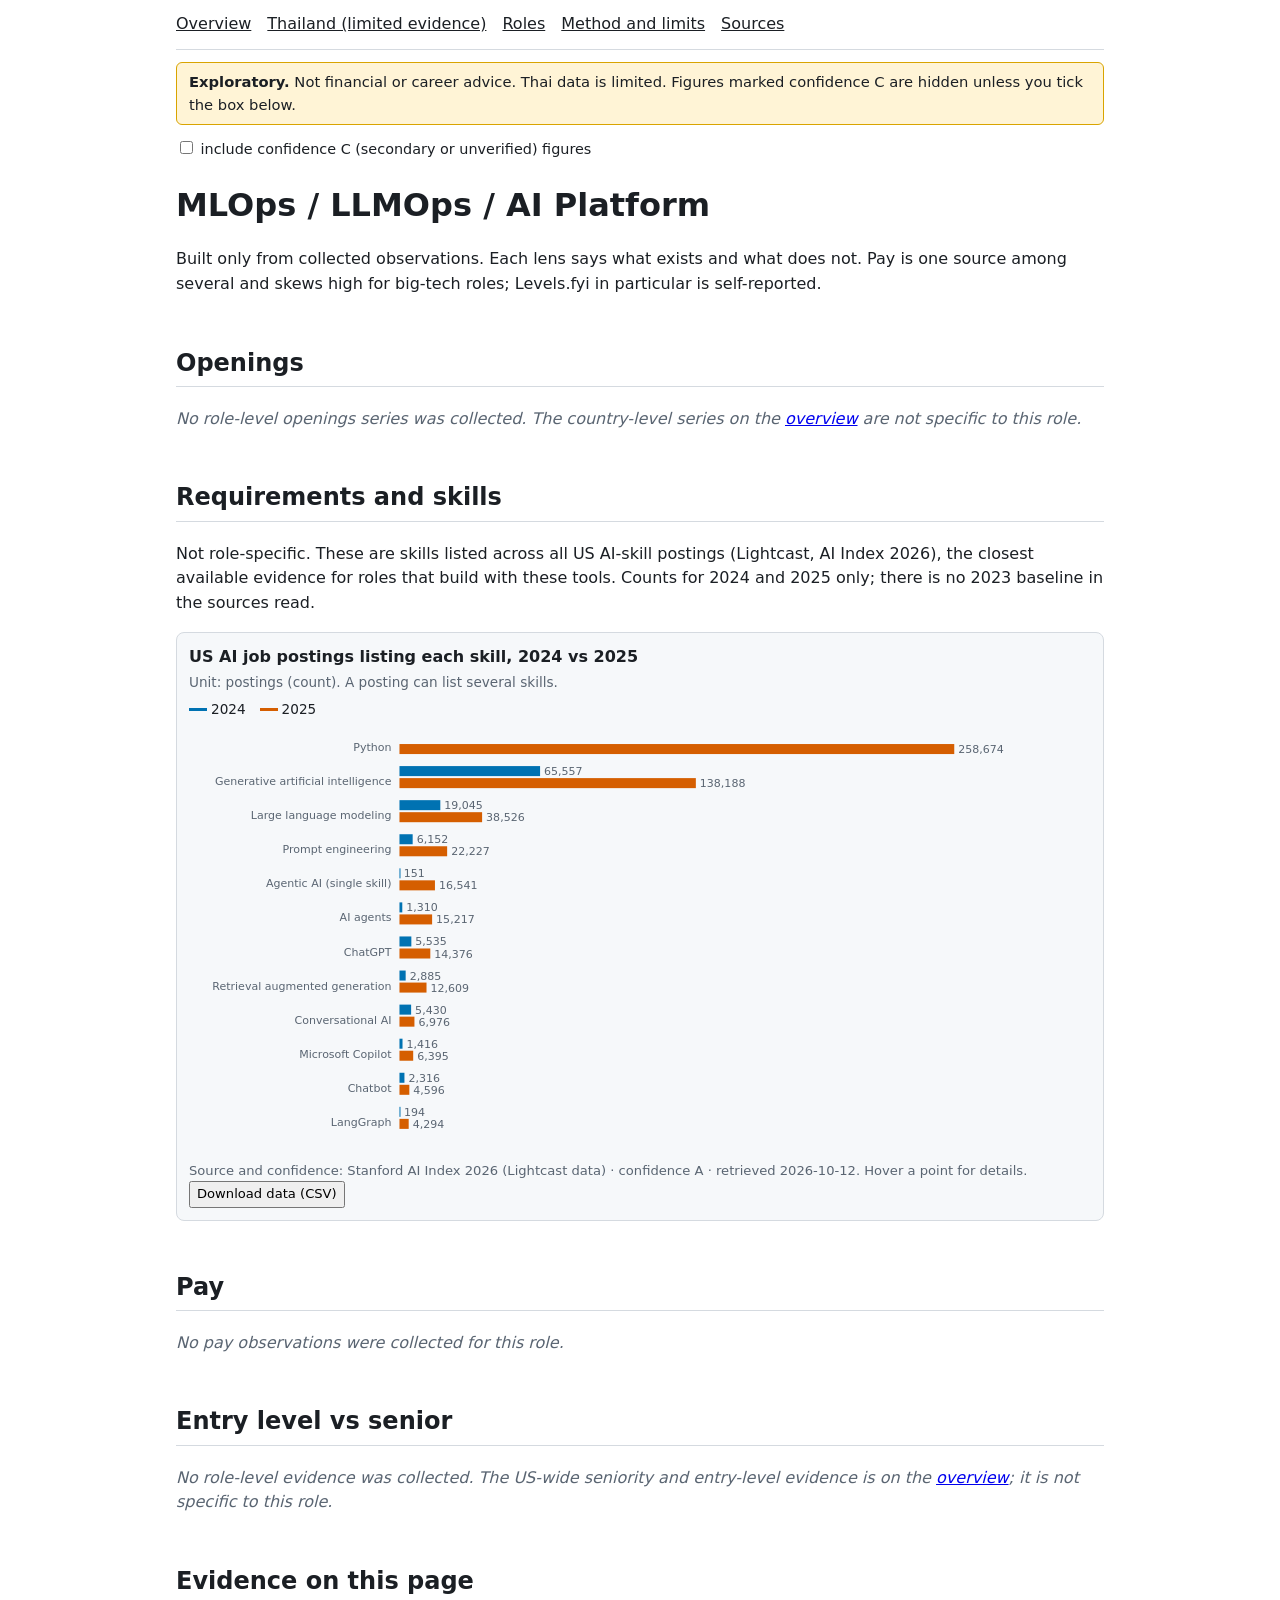
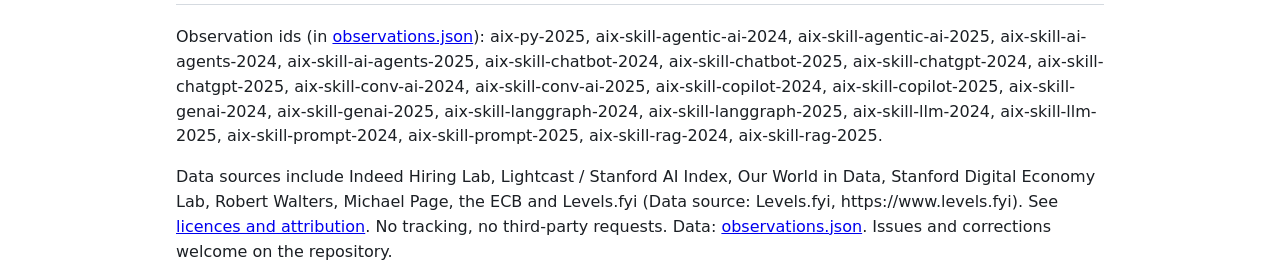
<file: site/roles/mlops.html>
<!doctype html><html lang="en"><head><meta charset="utf-8"><meta name="viewport" content="width=device-width,initial-scale=1">
<title>MLOps / LLMOps / AI Platform | AI careers EDA</title><link rel="stylesheet" href="../style.css"></head><body>
<header><nav><a href="../index.html">Overview</a><a href="../thailand.html">Thailand (limited evidence)</a><a href="../index.html#roles">Roles</a><a href="../index.html#limits">Method and limits</a><a href="../index.html#sources">Sources</a></nav><div class="banner"><strong>Exploratory.</strong> Not financial or career advice. Thai data is limited. Figures marked confidence C are hidden unless you tick the box below.</div><label class="ctl"><input type="checkbox" id="incl-c"> include confidence C (secondary or unverified) figures</label></header>
<main><h1>MLOps / LLMOps / AI Platform</h1>
<p>Built only from collected observations. Each lens says what exists and what does not. Pay is one source among several and skews high for big-tech roles; Levels.fyi in particular is self-reported.</p>
<h2>Openings</h2><p class="gap">No role-level openings series was collected. The country-level series on the <a href="../index.html">overview</a> are not specific to this role.</p>
<h2>Requirements and skills</h2><p>Not role-specific. These are skills listed across all US AI-skill postings (Lightcast, AI Index 2026), the closest available evidence for roles that build with these tools. Counts for 2024 and 2025 only; there is no 2023 baseline in the sources read.</p><div data-chart="bars" data-metric="ai_skill_postings_count" data-group="skill" data-title="US AI job postings listing each skill, 2024 vs 2025" data-sub="Unit: postings (count). A posting can list several skills." data-name="skills_mlops"></div>
<h2>Pay</h2><p class="gap">No pay observations were collected for this role.</p>
<h2>Entry level vs senior</h2><p class="gap">No role-level evidence was collected. The US-wide seniority and entry-level evidence is on the <a href="../index.html#entry">overview</a>; it is not specific to this role.</p>
<h2>Evidence on this page</h2><p class="sub">Observation ids (in <a href="../data/observations.json">observations.json</a>): aix-py-2025, aix-skill-agentic-ai-2024, aix-skill-agentic-ai-2025, aix-skill-ai-agents-2024, aix-skill-ai-agents-2025, aix-skill-chatbot-2024, aix-skill-chatbot-2025, aix-skill-chatgpt-2024, aix-skill-chatgpt-2025, aix-skill-conv-ai-2024, aix-skill-conv-ai-2025, aix-skill-copilot-2024, aix-skill-copilot-2025, aix-skill-genai-2024, aix-skill-genai-2025, aix-skill-langgraph-2024, aix-skill-langgraph-2025, aix-skill-llm-2024, aix-skill-llm-2025, aix-skill-prompt-2024, aix-skill-prompt-2025, aix-skill-rag-2024, aix-skill-rag-2025.</p></main><footer><p class="sub">Data sources include Indeed Hiring Lab, Lightcast / Stanford AI Index, Our World in Data, Stanford Digital Economy Lab, Robert Walters, Michael Page, the ECB and Levels.fyi (Data source: Levels.fyi, https://www.levels.fyi). See <a href="../index.html#licences">licences and attribution</a>. No tracking, no third-party requests. Data: <a href="../data/observations.json">observations.json</a>. Issues and corrections welcome on the repository.</p></footer>
<script src="../app.js"></script></body></html>
</file>
<file: site/style.css>
:root{--bg:#fff;--fg:#1b1f24;--mut:#5a6572;--line:#d5dae0;--card:#f6f8fa;--warn:#fff4d6;--warnb:#d9a400;
--c0:#0072B2;--c1:#D55E00;--c2:#009E73;--c3:#CC79A7;--c4:#E69F00;--c5:#56B4E9;--c6:#6b6b6b;--c7:#000;--c8:#7a5195}
@media (prefers-color-scheme:dark){:root{--bg:#14171a;--fg:#e6e9ec;--mut:#9aa6b2;--line:#323a43;--card:#1c2126;--warn:#3a3213;--warnb:#a3801a;--c7:#fff;--c8:#bc90d6}}
*{box-sizing:border-box}body{margin:0;background:var(--bg);color:var(--fg);font:16px/1.55 system-ui,sans-serif}
main,header,footer{max-width:960px;margin:0 auto;padding:0 16px}
nav{display:flex;flex-wrap:wrap;gap:4px 16px;padding:12px 0;border-bottom:1px solid var(--line)}nav a{color:var(--fg)}
.banner{background:var(--warn);border:1px solid var(--warnb);padding:8px 12px;margin:12px 0;border-radius:6px;font-size:.92rem}
h1{margin:.6em 0 .2em}h2{margin-top:2em;border-bottom:1px solid var(--line);padding-bottom:4px}
.chart{background:var(--card);border:1px solid var(--line);border-radius:8px;padding:12px;margin:16px 0}
.chart h3{margin:0 0 2px;font-size:1rem}.chart .sub{color:var(--mut);font-size:.85rem}
.chart svg{width:100%;height:auto;display:block}.chart text{fill:var(--mut);font-size:11px}
.chart .foot{font-size:.82rem;color:var(--mut);margin-top:6px}.chart button{font:inherit;font-size:.82rem}
.legend{display:flex;flex-wrap:wrap;gap:4px 14px;font-size:.85rem;margin:6px 0}.legend i{display:inline-block;width:18px;height:3px;vertical-align:middle;margin-right:4px}
.gap{color:var(--mut);font-style:italic}
table{border-collapse:collapse;width:100%;font-size:.88rem;display:block;overflow-x:auto}td,th{border-bottom:1px solid var(--line);padding:4px 8px;text-align:left}
.ctl{margin:8px 0;font-size:.9rem}.tag{font-size:.75rem;border:1px solid var(--line);border-radius:4px;padding:0 4px}
</file>
